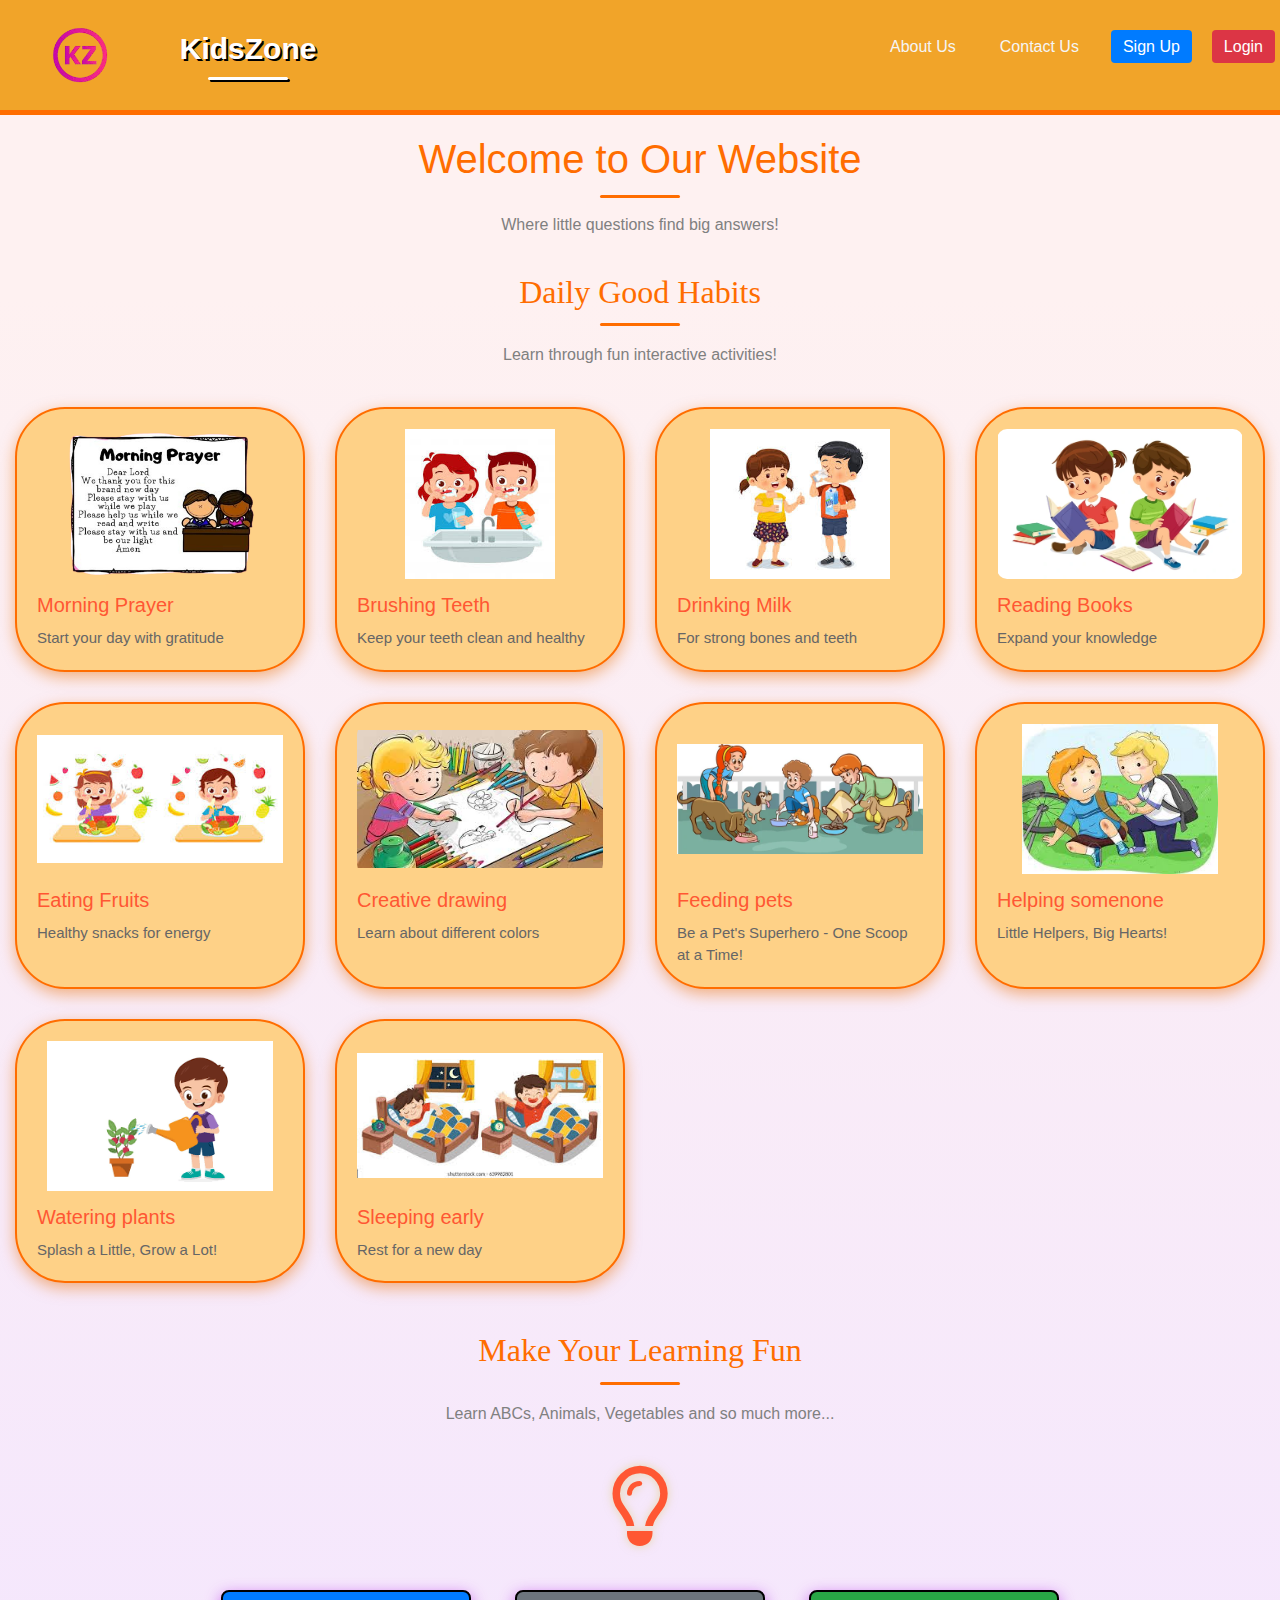
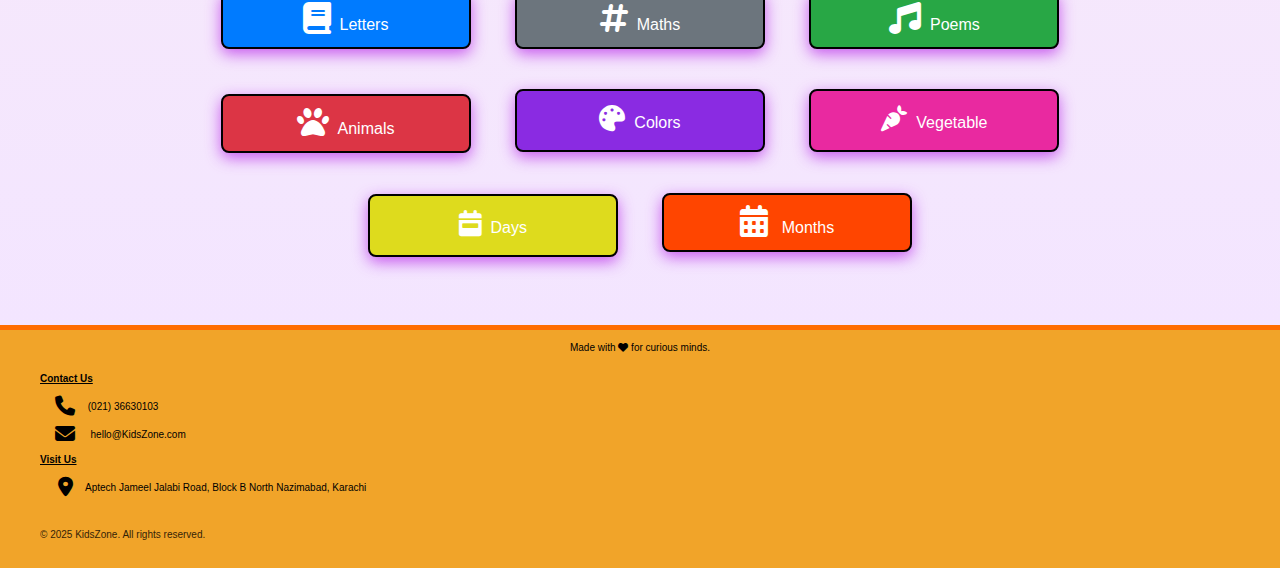
<file: index.html>
<!DOCTYPE html>
<html lang="en">
<head>
    <meta charset="UTF-8">
    <meta name="viewport" content="width=device-width, initial-scale=1.0">
    <title>Document</title>
    <link href="https://stackpath.bootstrapcdn.com/bootstrap/4.5.2/css/bootstrap.min.css" rel="stylesheet">
    <link rel="stylesheet" href="https://cdnjs.cloudflare.com/ajax/libs/font-awesome/6.4.0/css/all.min.css">

    <link rel="stylesheet" href="main.css">
</head>
<body>
    <header>
        <div class="logo">
            <img src="KZlogo-removebg-preview.png" alt="Kids Learning Logo">
            <span class="site-name">KidsZone</span>
        </div>
        <nav>
            <ul>
                
                <li><a href="aboutus2.html">About Us</a></li>
                <li><a href="contact.html">Contact Us </a></li>
                <li><a href="signup.html"class="btn8 btn-primary">Sign Up</a></li>
                <li><a href="login.html" class="btn8 btn-danger">Login</a></li>
            </ul>
        </nav>
    </header>
   <div class="bak">
    <main>
        <h1>Welcome to Our Website</h1>
        <p class="lead">Where little questions find big answers!</p>
    </main>
        
        
    
    

    
    <h2 class="text-center">Daily Good Habits</h2><br>
    <p class="lead">Learn through fun interactive activities!</p> 
    
    <div class="activity-grid">
        <!-- Activity 1: Praying -->
        <div class="activity-card" >
            <img src="prayer-removebg-preview.png" alt="Child praying" class="activity-img">
            <h3 class="activity-title">Morning Prayer</h3>
            <p class="activity-desc">Start your day with gratitude</p>
        </div>
        <!-- Activity 2: Brushing Teeth -->
        <div class="activity-card" >
            <img src="brushing.png" alt="Child brushing teeth" class="activity-img">
            <h3 class="activity-title">Brushing Teeth</h3>
            <p class="activity-desc">Keep your teeth clean and healthy</p>
        </div>
        
        <!-- Activity 3: Drinking Milk -->
        <div class="activity-card" >
            <img src="milk.png" alt="Child drinking milk" class="activity-img">
            <h3 class="activity-title">Drinking Milk</h3>
            <p class="activity-desc">For strong bones and teeth</p>
        </div>
        <!-- Activity 4: Reading Book -->
        <div class="activity-card" >
            <img src="reading.png" alt="Child reading" class="activity-img">
            <h3 class="activity-title">Reading Books</h3>
            <p class="activity-desc">Expand your knowledge</p>
        </div>

        <!-- Activity 5: Eating Fruits -->
        <div class="activity-card" >
            <img src="fruits.png" alt="Child eating fruits" class="activity-img">
            <h3 class="activity-title">Eating Fruits</h3>
            <p class="activity-desc">Healthy snacks for energy</p>
        </div>

  
  <div class="activity-card " >
    <img src="coloring.png" alt="creative drawing" class="activity-img">
    <h3 class="activity-title">Creative drawing</h3>
    <p class="activity-desc">Learn about different colors</p>
</div>

<div class="activity-card " >
    <img src="feeding.png" alt="pets feeding" class="activity-img">
    <h3 class="activity-title">Feeding pets</h3>
    <p class="activity-desc">Be a Pet's Superhero - One Scoop at a Time!</p>
</div>

<div class="activity-card " >
    <img src="helping.png" alt="helping kids" class="activity-img">
    <h3 class="activity-title">Helping somenone</h3>
    <p class="activity-desc">Little Helpers, Big Hearts!</p>
</div>

<div class="activity-card " >
    <img src="wateringplant.png" alt="watering plants " class="activity-img">
    <h3 class="activity-title">Watering plants</h3>
    <p class="activity-desc">Splash a Little, Grow a Lot!</p>
</div>

 
<div class="activity-card " >
    <img src="sleeping.png" alt="Child sleeping" class="activity-img">
    <h3 class="activity-title">Sleeping early</h3>
    <p class="activity-desc">Rest for a new day</p>
</div> 


</div>




    
    <BR><BR>
    <div class="container">
        <div class="row">
            <div class="col">
                <div class="text-center">
                <h2>Make Your Learning Fun</h2><BR>
                    <p class="lead"> Learn ABCs, Animals, Vegetables and so much more...</p><BR>
                        
                        <i class="far fa-lightbulb bulb-color-change"></i><br><br>
                        
<div class="buttens">
                <div  class="btn btn-primary"><i class="fas fa-book me-2"></i> &nbsp;<a href="letters.html">Letters</a></div>
                <div class="btn btn-secondary"><i class="fas fa-hashtag me-2"></i> &nbsp;<a href="maths2.html">Maths</a></div>
                <div class="btn btn-success"><i class="fas fa-music me-2"></i> &nbsp;<a href="rhymes.html">Poems</a></div>
                <div class="btn btn-danger"><i class="fas fa-paw me-2"></i> &nbsp;<a href="animal.html">Animals</a></div>
                <div class="btn2 btn-danger"><i class="fa-solid fa-palette" style="font-size: 26px"></i> &nbsp;<a href="colors.html">Colors</a></div>
                <div class="btn3 btn-danger"><i   class="fa fa-carrot" style="font-size: 26px"></i> &nbsp;<a href="weg.html">Vegetable</a></div>
                <div class="btn4 btn-danger"><i   class="fa fa-calendar-week "  style="font-size: 26px"></i> &nbsp;<a href="daysss.html">Days</a></div>
                <div class="btn5 btn-danger"><i class="fas fa-calendar-alt me-2"></i> &nbsp; <a href="months.html">Months</a></div>
            </div>
            </div>
            </div>
        </div>
    </div><br><br>
</div>



<footer>
    <p class="text-center">Made with <i class="fa fa-heart"></i> for curious minds.</p>
    <div class="footer-content">
        <div class="footer-section">
            <div class="section-title">Contact Us</div>
            <div class="contact-info">
                <p><i class="fas fa-phone" style="font-size: 20px;"></i>  &nbsp;(021) 36630103</p>
                <p><i class="fas fa-envelope" style="font-size: 20px;"></i>&nbsp; hello@KidsZone.com</p>
                <div class="footer-section">
                    
                </div>
            </div>
        </div>
        
        <div class="footer-section">
            <div class="section-title">Visit Us</div>
            <div class="contact-info">
                <p>
                    <i class="fas fa-map-marker-alt" style="font-size: 20px;"></i>
                    <a href="https://maps.google.com/?q=Aptech+Jameel+Jalabi+road,+Block+B+North+Nazimabad,+Karachi" 
                       target="_blank"
                       style="color: inherit; text-decoration: none;">
                      Aptech Jameel Jalabi Road, Block B North Nazimabad, Karachi
                    </a>
                  </p>
            </div>
        </div>
        
       
        <div class="copyright">
            <p>&copy; 2025 KidsZone. All rights reserved.</p>
        </div>
    </div>
</footer>



</body>
</html>
</file>
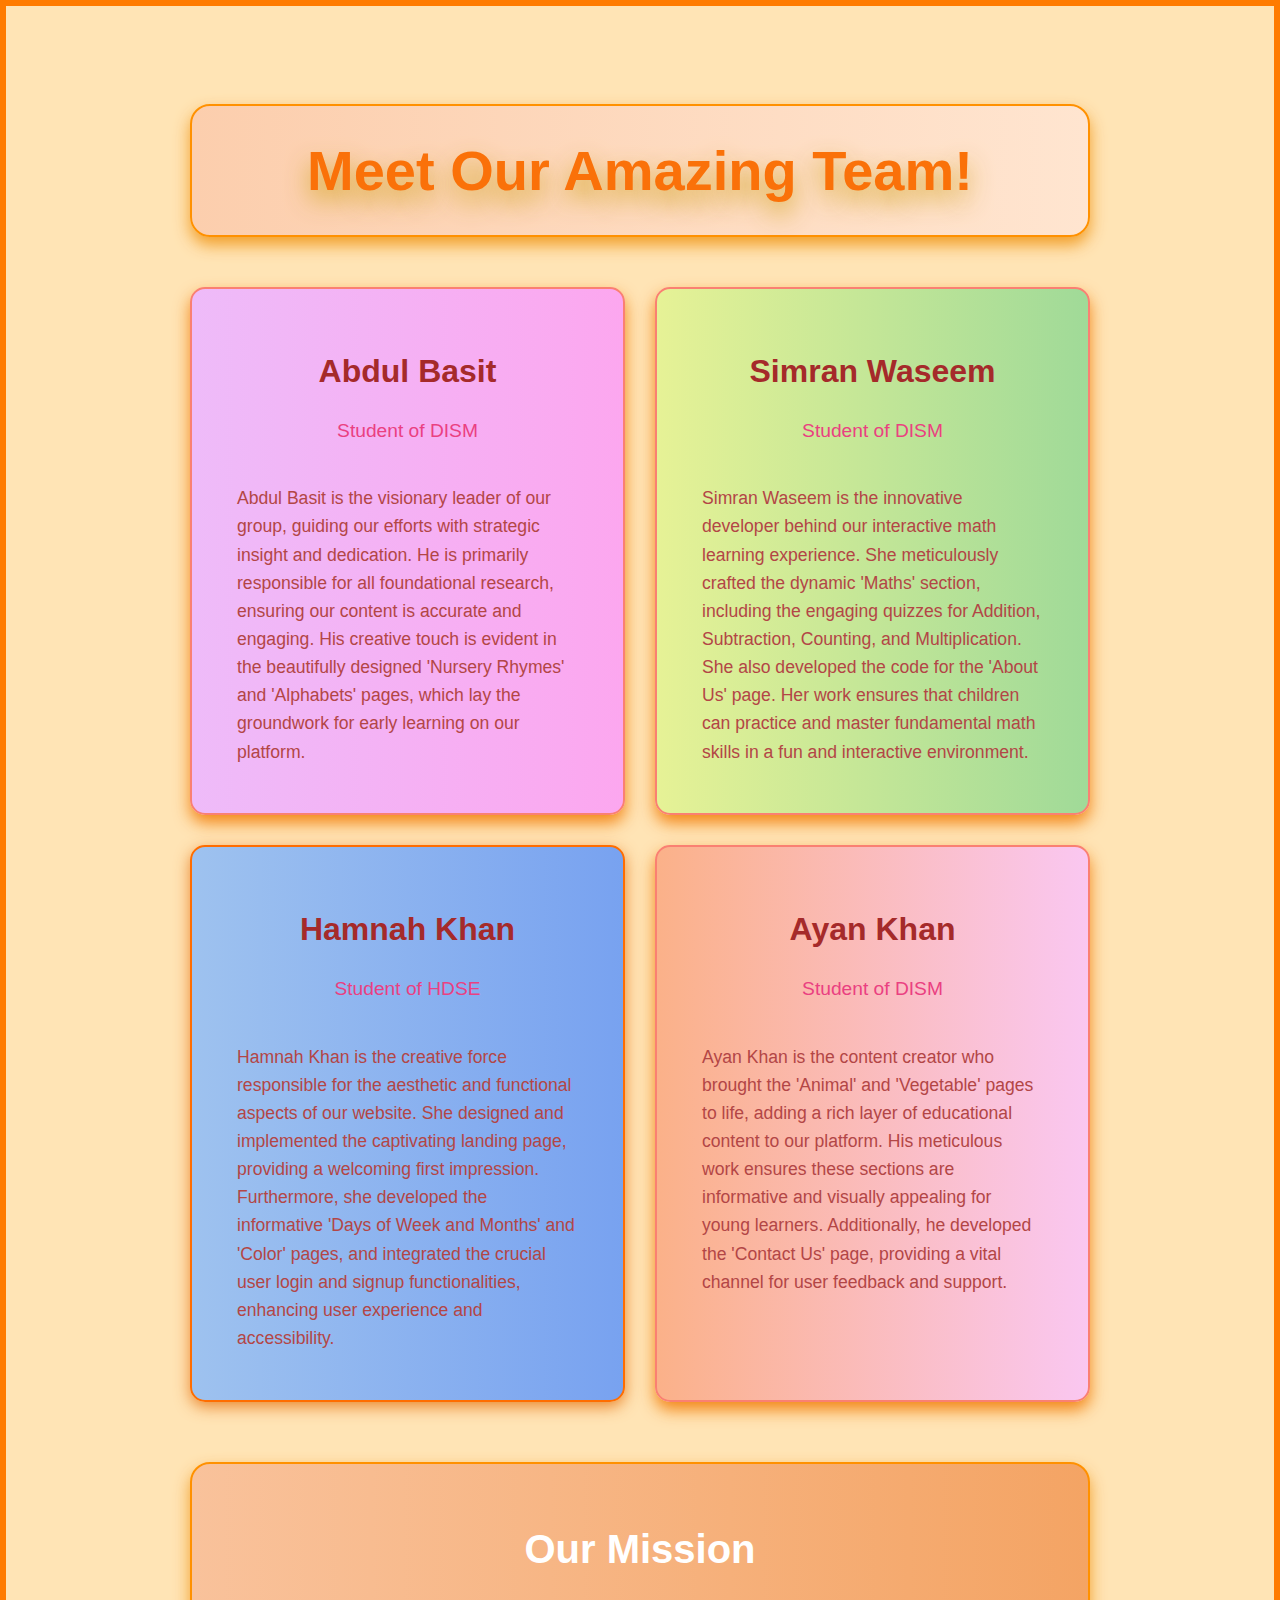
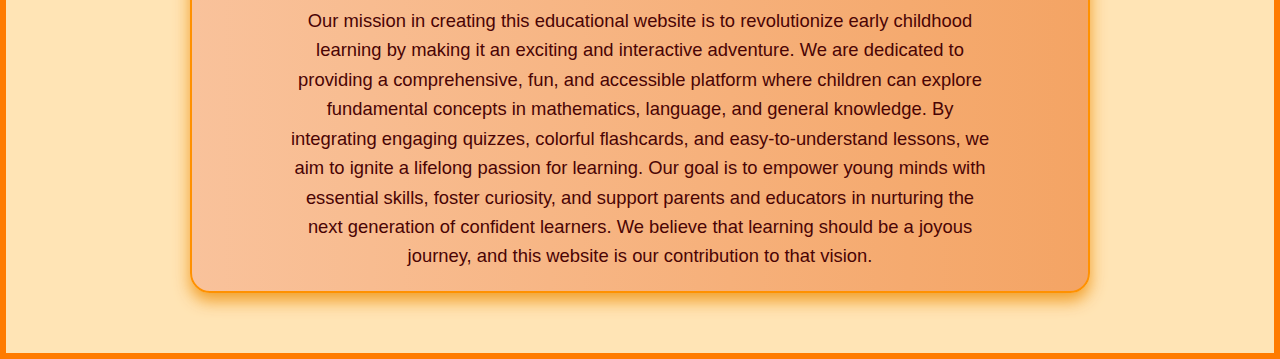
<file: aboutus2.html>
<!DOCTYPE html>
<html lang="en">
<head>
    <meta charset="UTF-8">
    <meta name="viewport" content="width=device-width, initial-scale=1.0">
    <title>About Our Team</title>
    <style>
        body {border:6px solid rgb(255, 123, 0);
            font-family: 'Inter', sans-serif;
            background-color: #ffe4b5; /* Off-white from your palette */
            color: #333;
            margin: 0;
            padding: 0;
            line-height: 1.6;
        }
        .container {
            max-width: 900px;
            margin: 40px auto;
            padding: 20px;
            text-align: center;
        }
        .main-heading {
            box-shadow: 0 8px 16px rgba(241, 152, 27, 0.9);
            border:2px solid rgb(255, 145, 0);
            background: linear-gradient(to right, #FCCEAD, #FFE5D0); /* Gradient for mission section */
            padding: 20px;
            border-radius: 20px;
            font-size: 3.5rem;
            font-weight: bold;
            color: #fa7109;
            text-shadow:  0 12px 24px rgba(212, 164, 32, 0.9);
            margin-bottom: 50px;
            font-family:'Gill Sans', 'Gill Sans MT', Calibri, 'Trebuchet MS', sans-serif ;
        }
        .team-member-grid {
            display: grid;
            grid-template-columns: 1fr; /* Single column by default */
            gap: 30px;
            margin-bottom: 60px;
        }
        .team-member-card {
            padding: 30px;
            border-radius: 15px;
            border:2px solid  salmon;
            box-shadow: 0 8px 16px rgba(242, 125, 8, 0.9);
            text-align: center;
            transition: transform 0.3s ease-in-out, box-shadow 0.3s ease-in-out;
            color: #fff; /* Changed text color to white for better contrast on gradients */
            display: flex; /* Use flexbox for content alignment */
            flex-direction: column;
            justify-content: space-between; /* Distribute space */
        }
        .team-member-card:hover {
            transform: translateY(-5px);
            box-shadow: 0 12px 24px rgba(0, 0, 0, 0.15);
        }
        /* Specific gradient colors for each team member card */
        .team-member-card.abdul-basit {
            background: linear-gradient(to right, #eebbf9, #fca7ef); /* Orange to Lighter Orange */
        }
        .team-member-card.simran-waseem {
            background: linear-gradient(to right, #e6f296, #a0da98); /* Very Light Orange to Off-White */
        }
        .team-member-card.hamnah-khan {/* Blush */
            border: 2px solid #FF6D00;
            box-shadow: 0 5px 15px rgba(233, 127, 35, 0.9);
            background: linear-gradient(to right, #9ec2ef, #78a2f0); /* Pink/Purple to Purple */
        }
        .team-member-card.ayan-khan {
            background: linear-gradient(to right, #FBB189, #FAC7F1); /* Orange to Pink/Purple */
        }

        .member-name {
            font-size: 2rem;
            font-weight: bold;
            color: brown; /* Dark text for better contrast on gradients */
            margin-bottom: 10px;
        }
        .member-designation {
            font-size: 1.2rem;
            color: #ea4081; /* Darker grey for designation */
            margin-bottom: 20px;
        }
        .member-description {
            font-size: 1.1rem;
            color: #b34646; /* Slightly darker text for description */
            text-align: left;
            padding: 0 15px;
            flex-grow: 1; /* Allows description to take available space */
        }

        .mission-section {box-shadow: 0 8px 16px rgba(241, 152, 27, 0.9);
            border:2px solid rgb(255, 145, 0);
            background: linear-gradient(to right, #f9c29b, #f4a464); /* Gradient for mission section */
            padding: 20px;
            border-radius: 20px;
            
            margin-top: 20px;
            color: #4a0404; /* Darker text for contrast on orange */
        }
        .mission-heading {
            font-size: 2.5rem;
            font-weight: bold;
            
        
color :white;
            margin-bottom: 25px;
        }
        .mission-paragraph {
            font-size: 1.15rem;
            max-width: 700px;
            margin: 0 auto;
            text-align: center;
        }

        /* Responsive adjustments */
        @media (min-width: 600px) {
            .team-member-grid {
                grid-template-columns: repeat(2, 1fr); /* Two columns on larger screens */
            }
        }
        @media (min-width: 900px) {
            .team-member-grid {
                grid-template-columns: repeat(2, 1fr); /* Still two columns, adjust container max-width if more needed */
            }
        }
    </style>
</head>
<body>
    <div class="container">
        <h1 class="main-heading">Meet Our Amazing Team!</h1>

        <div class="team-member-grid">
            <!-- Abdul Basit -->
            <div class="team-member-card abdul-basit">
                <div>
                    <h2 class="member-name">Abdul Basit</h2>
                    <p class="member-designation">Student of DISM</p>
                </div>
                <p class="member-description">Abdul Basit is the visionary leader of our group, guiding our efforts with strategic insight and dedication. He is primarily responsible for all foundational research, ensuring our content is accurate and engaging. His creative touch is evident in the beautifully designed 'Nursery Rhymes' and 'Alphabets' pages, which lay the groundwork for early learning on our platform.</p>
            </div>

            <!-- Simran Waseem -->
            <div class="team-member-card simran-waseem">
                <div>
                    <h2 class="member-name">Simran Waseem</h2>
                    <p class="member-designation">Student of DISM</p>
                </div>
                <p class="member-description">Simran Waseem is the innovative developer behind our interactive math learning experience. She meticulously crafted the dynamic 'Maths' section, including the engaging quizzes for Addition, Subtraction, Counting, and Multiplication. She also developed the code for the 'About Us' page. Her work ensures that children can practice and master fundamental math skills in a fun and interactive environment.</p>
            </div>

            <!-- Hamnah Khan -->
            <div class="team-member-card hamnah-khan">
                <div>
                    <h2 class="member-name">Hamnah Khan</h2>
                    <p class="member-designation">Student of HDSE</p>
                </div>
                <p class="member-description">Hamnah Khan is the creative force responsible for the aesthetic and functional aspects of our website. She designed and implemented the captivating landing page, providing a welcoming first impression. Furthermore, she developed the informative 'Days of Week and Months' and 'Color' pages, and integrated the crucial user login and signup functionalities, enhancing user experience and accessibility.</p>
            </div>

            <!-- Ayan Khan -->
            <div class="team-member-card ayan-khan">
                <div>
                    <h2 class="member-name">Ayan Khan</h2>
                    <p class="member-designation">Student of DISM</p>
                </div>
                <p class="member-description">Ayan Khan is the content creator who brought the 'Animal' and 'Vegetable' pages to life, adding a rich layer of educational content to our platform. His meticulous work ensures these sections are informative and visually appealing for young learners. Additionally, he developed the 'Contact Us' page, providing a vital channel for user feedback and support.</p>
            </div>
        </div>

        <!-- Our Mission Section -->
        <div class="mission-section">
            <h2 class="mission-heading">Our Mission</h2>
            <p class="mission-paragraph">
                Our mission in creating this educational website is to revolutionize early childhood learning by making it an exciting and interactive adventure. We are dedicated to providing a comprehensive, fun, and accessible platform where children can explore fundamental concepts in mathematics, language, and general knowledge. By integrating engaging quizzes, colorful flashcards, and easy-to-understand lessons, we aim to ignite a lifelong passion for learning. Our goal is to empower young minds with essential skills, foster curiosity, and support parents and educators in nurturing the next generation of confident learners. We believe that learning should be a joyous journey, and this website is our contribution to that vision.
            </p>
        </div>
    </div>
</body>
</html>
</file>
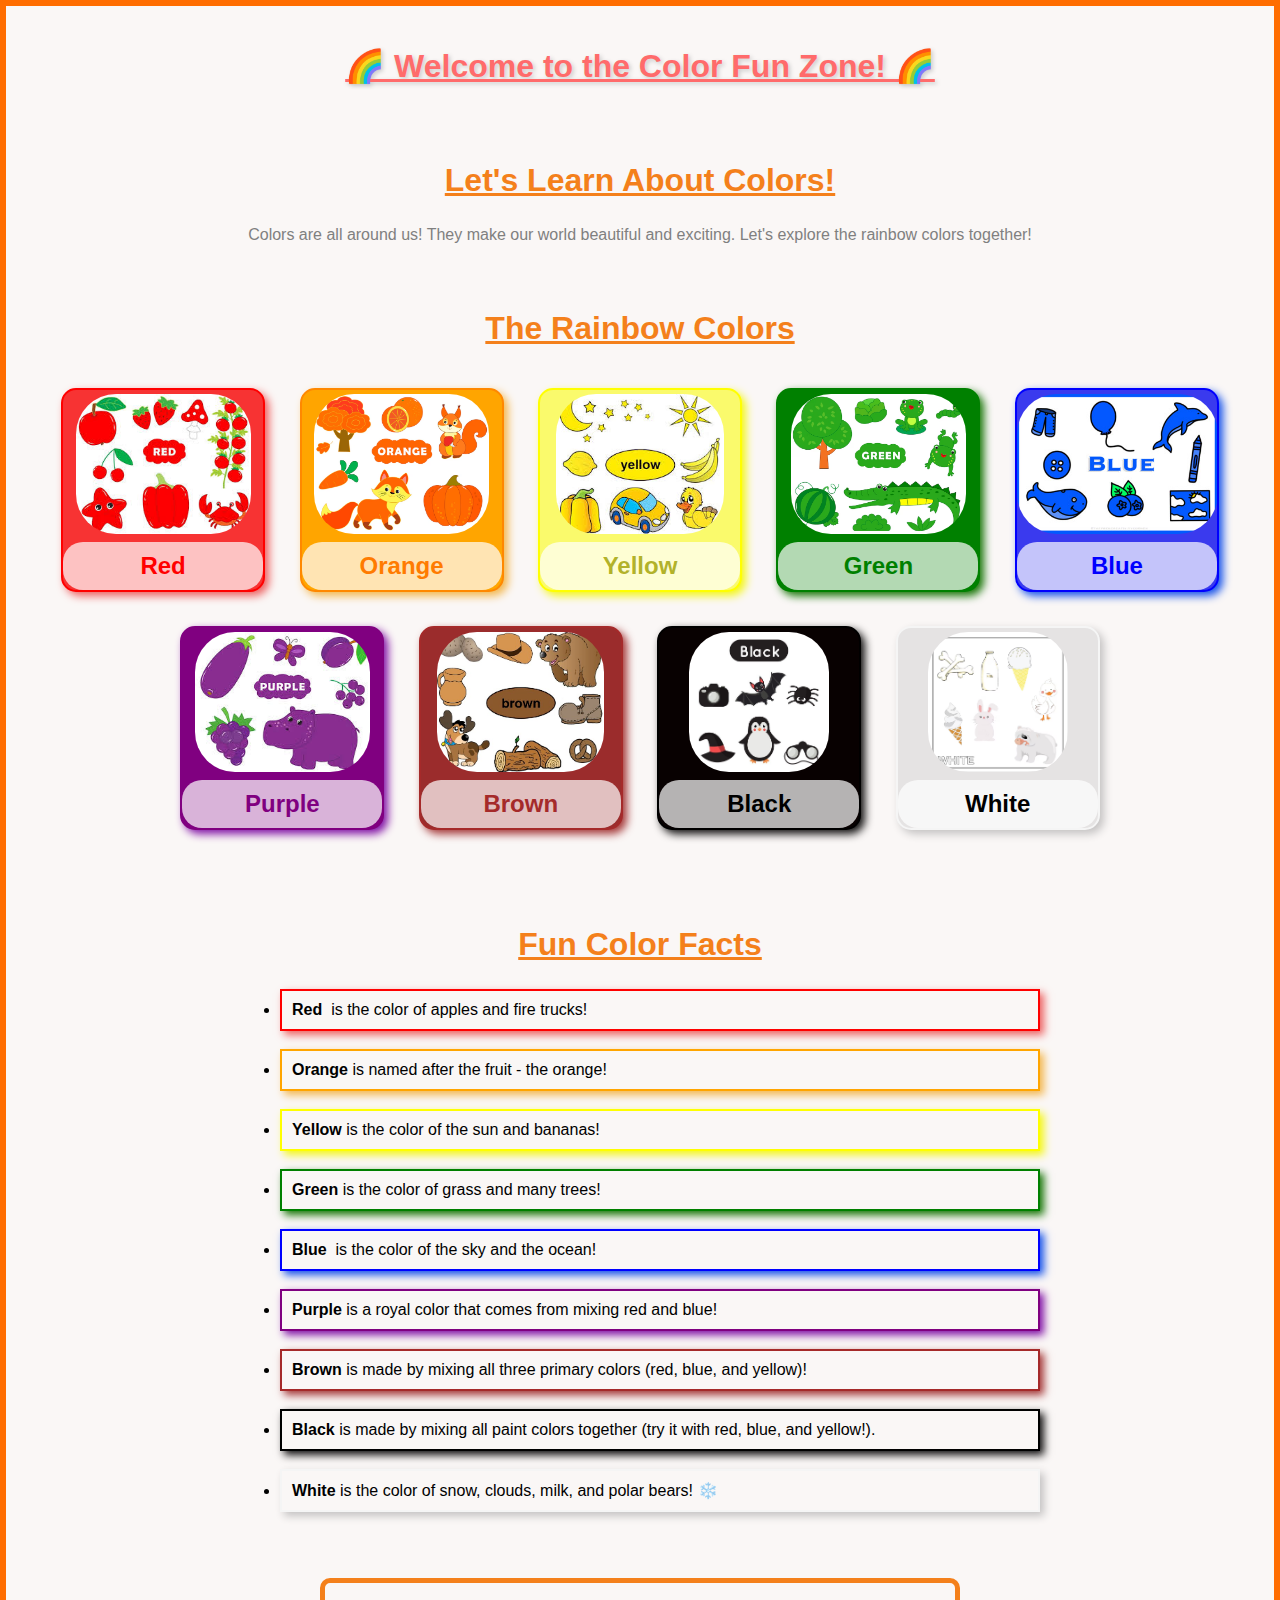
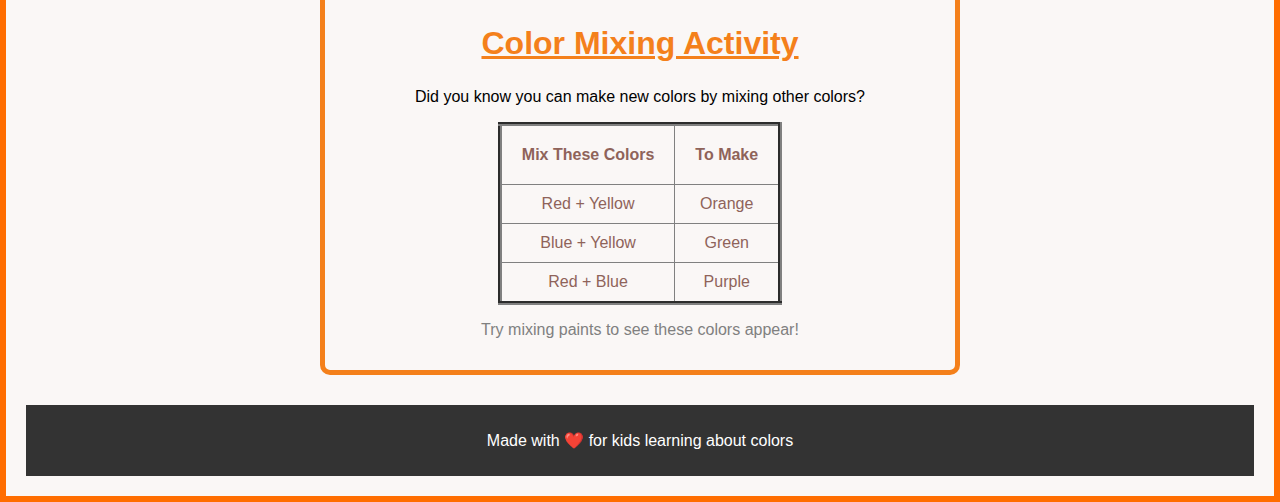
<file: colors.html>
<!DOCTYPE html>
<html lang="en">
<head>
    <meta charset="UTF-8">
    <meta name="viewport" content="width=device-width, initial-scale=1.0">
    <title>Rainbow Colors Fun!</title>
    <style>
        body { border:6px solid #FF6D00;
            font-family: 'Comic Sans MS', cursive, sans-serif;
            background-color: #faf7f6;
            margin: 0;
            padding: 20px;
            text-align: center;
        }
        
        h1 {
            color: #ff6b6b;
            text-shadow: 2px 2px 4px #ccc;
            text-decoration: underline;
        }
        
        .color-box {
            display: inline-block;
            width: 200px;
            height: 200px;
            margin: 15px;
            border-radius: 15px;
            box-shadow: 0 4px 8px rgba(0,0,0,0.2);
            transition: transform 0.3s;
            position: relative;
            overflow: hidden;
        }
        
        .color-box:hover {
            transform: scale(1.05);
        }
        
        .color-name {
            position: absolute;
            bottom: 0;
            left: 0;
            right: 0;
            border-radius: 20px;
            background-color: rgba(255,255,255,0.7);
            padding: 10px;
            font-weight: bold;
            font-size: 24px;
        }
        
        .red { 
            background-color: #f73333;
            color:red;
            border:2px solid red;
            box-shadow: 4px 4px 8px rgba(237, 97, 97, 5); 
        }
        .orange {
             background-color: #ffa500;
             color:rgb(255, 123, 0);
            border:2px solid rgb(255, 136, 0);
            box-shadow: 4px 4px 8px rgba(243, 183, 78, 5); 
         }
        .yellow { 
            background-color: #fafa6c; 
            color:rgba(168, 168, 18, 0.898);
            border:2px solid yellow;
            box-shadow: 4px 4px 8px  rgba(244, 247, 21, 5); 
        }
        .green {
             background-color: #008000;
             color:green;
            border:2px solid green;
            box-shadow: 4px 4px 8px rgba(22, 117, 5, 5); 
         }
        .blue { 
            background-color: #3a3aee; 
            color:blue;
            border:2px solid blue;
            box-shadow: 4px 4px 8px rgba(22, 82, 234, 5); 
        }
        .purple { 
            background-color: #800080;
            color:purple;
            border:2px solid purple;
            box-shadow: 4px 4px 8px rgba(128, 17, 165, 5); 
         }
         .brown { 
            background-color:rgb(155, 44, 44);
            color:brown;
            border:2px solid brown;
            box-shadow: 4px 4px 8px rgba(164, 55, 55, 5); 
         }
         .black { 
            background-color:rgb(8, 1, 1);
            color:black;
            border:2px solid black;
            box-shadow: 4px 4px 8px rgba(16, 15, 15, 5); 
         }
         .white{ 
            background-color:rgb(229, 227, 227);
            color:black;
            border:2px solid whitesmoke;
            box-shadow: 4px 4px 8px rgba(196, 194, 194, 5); 
         }
        
        .fun-facts {
           
            padding: 20px;
            margin: 30px auto;
            max-width: 800px;
            
        }
        .fun-facts h2{
            font-size: 2rem;
        }
        h2{
            font-size: 2rem;
            color:#f4801b;
            text-decoration: underline;
        }
        .fun-facts p{
            color:grey;
        }
        .activity { 
            border:5px solid #f4801b;
            border-radius: 10px;
            padding: 15px;
            margin: 20px auto;
            max-width: 600px;
        }
        
        
        footer {
            margin-top: 30px;
            padding: 10px;
            background-color: #333;
            color: white;
        }
        img{ 
            margin-top:4px;
            margin-bottom:6px;
            border-radius: 40px;
            height: 140px;
            object-fit: contain;
        }
        
    </style>
</head>
<body>
    <h1>🌈 Welcome to the Color Fun Zone! 🌈</h1>
    
    <div class="fun-facts">
        <h2 style="color: #f4801b;">Let's Learn About Colors!</h2>
        <p>Colors are all around us! They make our world beautiful and exciting. Let's explore the rainbow colors together!</p>
    </div>
    
    <h2 >The Rainbow Colors</h2>
    
    <div class="color-box red">
        <img src="red.png">
        <div class="color-name">Red</div>
    </div>
    
    <div class="color-box orange">
        <img src="theorange.png">
        <div class="color-name">Orange</div>
    </div>
    
    <div class="color-box yellow">
        <img src="yellow.png">
        <div class="color-name">Yellow</div>
    </div>
    
    <div class="color-box green">
        <img src="green.png">
        <div class="color-name">Green</div>
    </div>
    
    <div class="color-box blue">
        <img src="bluecorect.png">
        <div class="color-name">Blue</div>
    </div>
    
    <div class="color-box purple">
        <img src="purple.png">
        <div class="color-name">Purple</div>
    </div>
    <div class="color-box brown">
        <img src="brown.png">
        <div class="color-name">Brown</div>
    </div>
    <div class="color-box black">
        <img src="black.jpg">
        <div class="color-name">Black</div>
    </div>
    <div class="color-box white">
        <img src="white.png">
        <div class="color-name">White</div>
    </div>
    
    <div class="fun-facts">
        <h2 style="color: #f4801b;">Fun Color Facts</h2>
        <ul style="text-align: left;">
            <li  style="border:2px solid red; padding:10px;box-shadow:4px 4px 8px rgba(237, 97, 97, 5)" ><strong>Red</strong> &nbsp;is the color of apples and fire trucks!</li><br>
            <li style="border:2px solid orange; padding:10px;box-shadow:4px 4px 8px rgba(243, 183, 78, 5)"><strong>Orange</strong>&nbsp;is named after the fruit - the orange!</li><br>
            <li style="border:2px solid yellow; padding:10px;box-shadow:4px 4px 8px  rgba(244, 247, 21, 5)"><strong>Yellow</strong>&nbsp;is the color of the sun and bananas!</li><br>
            <li style="border:2px solid green; padding:10px;box-shadow:4px 4px 8px rgba(22, 117, 5, 5)"><strong>Green</strong>&nbsp;is the color of grass and many trees!</li><br>
            <li style="border:2px solid blue; padding:10px;box-shadow:4px 4px 8px rgba(22, 82, 234, 5)"><strong>Blue</strong> &nbsp;is the color of the sky and the ocean!</li><br>
            <li style="border:2px solid purple; padding:10px;box-shadow:4px 4px 8px rgba(128, 17, 165, 5)"><strong>Purple</strong>&nbsp;is a royal color that comes from mixing red and blue!</li><br>
            <li style="border:2px solid brown; padding:10px;box-shadow:4px 4px 8px rgba(164, 55, 55, 5)"><strong>Brown</strong>&nbsp;is made by mixing all three primary colors (red, blue, and yellow)!</li><br>
            <li style="border:2px solid black; padding:10px;box-shadow:4px 4px 8px rgba(16, 15, 15, 5)"><strong>Black</strong>&nbsp;is made by mixing all paint colors together (try it with red, blue, and yellow!).</li><br>
            <li style="border:2px solid whitesmoke; padding:10px;box-shadow:4px 4px 8px rgba(196, 194, 194, 8)"><strong>White</strong>&nbsp;is the color of snow, clouds, milk, and polar bears! ❄️</li>
        </ul>
    </div>
    
    <div class="activity">
        <h2 style="color: #f4801b;">Color Mixing Activity</h2>
        <p>Did you know you can make new colors by mixing other colors?</p>
        
        <table border="4" style="margin: 0 auto; border-collapse: collapse; color:#8f635a">
            <tr>
                <th style="padding: 20px;">Mix These Colors</th>
                <th style="padding: 20px;">To Make</th>
            </tr>
            <tr>
                <td style="padding: 10px;">Red + Yellow</td>
                <td  style="padding: 10px; ">Orange</td>
            </tr>
            <tr>
                <td style="padding: 10px;">Blue + Yellow</td>
                <td style="padding: 10px;">Green</td>
            </tr>
            <tr>
                <td style="padding: 10px;">Red + Blue</td>
                <td style="padding: 10px;">Purple</td>
            </tr>
        </table>
        
        <p style="color:grey">Try mixing paints to see these colors appear!</p>
    </div>
    
    
    
    <footer>
        <p> Made with ❤️ for kids learning about colors</p>
    </footer>
</body>
</html>
</file>
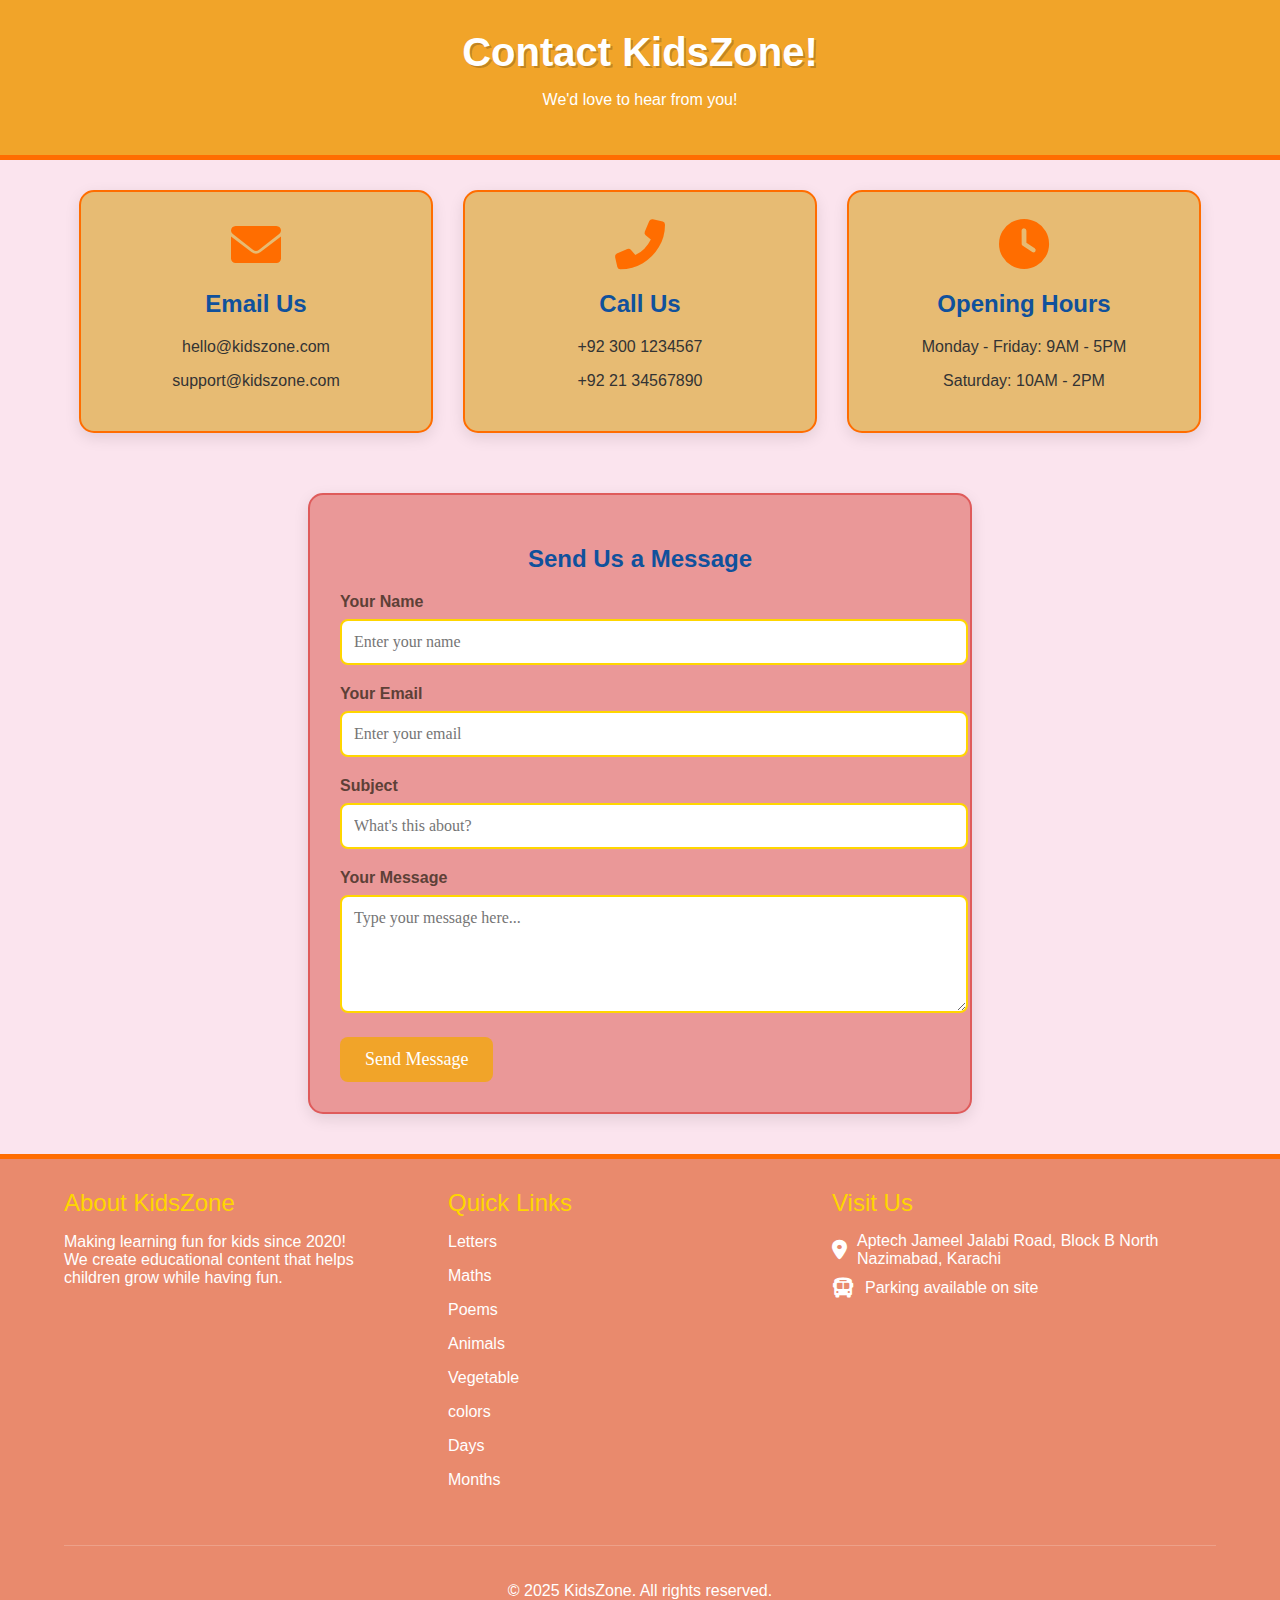
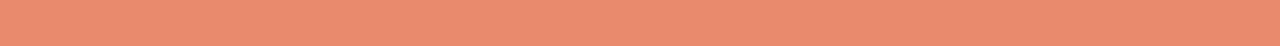
<file: contact.html>
<!DOCTYPE html>
<html lang="en">
<head>
    <meta charset="UTF-8">
    <meta name="viewport" content="width=device-width, initial-scale=1.0">
    <title>Contact Us - KidsZone</title>
    <link rel="stylesheet" href="https://cdnjs.cloudflare.com/ajax/libs/font-awesome/6.0.0/css/all.min.css">
    <style>
        /* Main Styling */
        body {
            font-family: 'Comic Sans MS', cursive, sans-serif;
            background-color: #fbe4ee;
            margin: 0;
            padding: 0;
            color: #333;
        }
        
        /* Header */
        .contact-header {
            background: #f1a429;
            color: white;
            text-align: center;
            padding: 30px 0;
            border-bottom: 5px solid #FF6D00;
        }
        
        .contact-header h1 {
            font-size: 2.5rem;
            text-shadow: 2px 2px 0 rgba(0,0,0,0.2);
            margin: 0;
        }
        
        /* Contact Container */
        .contact-container {
            display: flex;
            flex-wrap: wrap;
            justify-content: center;
            padding: 30px 5%;
            gap: 30px;
        }
        
        /* Contact Methods */
        .contact-method { border:2px solid #FF6D00;
            background: rgb(231, 187, 115);
            border-radius: 15px;
            padding: 25px;
            width: 300px;
            box-shadow: 0 5px 15px rgba(0,0,0,0.1);
            text-align: center;
            transition: transform 0.3s;
        }
        
        .contact-method:hover {
            transform: translateY(-10px);
        }
        
        .contact-icon {
            font-size: 50px;
            color: #FF6D00;
            margin-bottom: 15px;
        }
        
        .contact-method h2 {
            color: #10519c;
            margin-top: 0;
        }
        
        /* Contact Form */
        .contact-form { border:2px solid  rgb(223, 91, 91);
            background: rgb(234, 152, 152);
            border-radius: 15px;
            padding: 30px;
            max-width: 600px;
            margin: 30px auto;
            box-shadow: 0 5px 15px rgba(0,0,0,0.1);
        }
        
        .form-group {
            
            margin-bottom: 20px;
        }
        
        .form-group label {
            display: block;
            margin-bottom: 8px;
            color: #5D4037;
            font-weight: bold;
        }
        
        .form-group input,
        .form-group textarea {
            width: 100%;
            padding: 12px;
            border: 2px solid #FFD600;
            border-radius: 8px;
            font-family: 'Comic Sans MS', cursive;
            font-size: 16px;
        }
        
        .submit-btn {
            background: #f1a429;
            color: white;
            border: none;
            padding: 12px 25px;
            border-radius: 8px;
            font-family: 'Comic Sans MS', cursive;
            font-size: 18px;
            cursor: pointer;
            transition: background 0.3s;
        }
        
        .submit-btn:hover {
            background: #FF6D00;
        }
        
        /* Footer */
        footer { border-top: 5px solid #FF6D00;
            background: #e98a6d;
            color: white;
            padding: 30px 5%;
            margin-top: 40px;
        }
        
        .footer-content {
            display: flex;
            flex-wrap: wrap;
            justify-content: space-between;
            max-width: 1200px;
            margin: 0 auto;
        }
        
        .footer-section {
            margin-bottom: 20px;
            flex: 1;
            min-width: 250px;
        }
        
        .section-title {
            font-size: 1.5rem;
            margin-bottom: 15px;
            color: #FFD600;
        }
        
        .contact-info p {
            margin: 10px 0;
            display: flex;
            align-items: center;
            gap: 10px;
        }
        
        .copyright {
            text-align: center;
            width: 100%;
            margin-top: 20px;
            padding-top: 20px;
            border-top: 1px solid rgba(255,255,255,0.2);
        }
        
        /* Responsive */
        @media (max-width: 768px) {
            .contact-method {
                width: 100%;
            }
        }
    </style>
</head>
<body>
    <!-- Header -->
    <header class="contact-header">
        <h1>Contact KidsZone!</h1>
        <p>We'd love to hear from you!</p>
    </header>
    
    <!-- Contact Methods -->
    <div class="contact-container">
        <div class="contact-method">
            <div class="contact-icon">
                <i class="fas fa-envelope"></i>
            </div>
            <h2>Email Us</h2>
            <p>hello@kidszone.com</p>
            <p>support@kidszone.com</p>
        </div>
        
        <div class="contact-method">
            <div class="contact-icon">
                <i class="fas fa-phone-alt"></i>
            </div>
            <h2>Call Us</h2>
            <p>+92 300 1234567</p>
            <p>+92 21 34567890</p>
        </div>
        
        <div class="contact-method">
            <div class="contact-icon">
                <i class="fas fa-clock"></i>
            </div>
            <h2>Opening Hours</h2>
            <p>Monday - Friday: 9AM - 5PM</p>
            <p>Saturday: 10AM - 2PM</p>
        </div>
    </div>
    
    <!-- Contact Form -->
    <div class="contact-form">
        <h2 style="color: #10519c;; text-align: center;">Send Us a Message</h2>
        <form>
            <div class="form-group">
                <label for="name">Your Name</label>
                <input type="text" id="name" placeholder="Enter your name" required>
            </div>
            
            <div class="form-group">
                <label for="email">Your Email</label>
                <input type="email" id="email" placeholder="Enter your email" required>
            </div>
            
            <div class="form-group">
                <label for="subject">Subject</label>
                <input type="text" id="subject" placeholder="What's this about?">
            </div>
            
            <div class="form-group">
                <label for="message">Your Message</label>
                <textarea id="message" rows="5" placeholder="Type your message here..." required></textarea>
            </div>
            
            <button type="submit" class="submit-btn">Send Message</button>
        </form>
    </div>
    
    <!-- Footer -->
    <footer>
        <div class="footer-content">
            <div class="footer-section">
                <div class="section-title">About KidsZone</div>
                <p>Making learning fun for kids since 2020!<br> We create educational content that helps <br>children grow while having fun.</p>
            </div>
            <br>
            <div class="footer-section">
                <div class="section-title">Quick Links</div>
                <p><a href="" style="color: white; text-decoration: none;">Letters</a></p>
                <p><a href="maths.html" style="color: white; text-decoration: none;">Maths</a></p>
                <p><a href="rhymes.html" style="color: white; text-decoration: none;">Poems</a></p>
                <p><a href="animal.html" style="color: white; text-decoration: none;">Animals</a></p>
                <p><a href="weg.html" style="color: white; text-decoration: none;"></a>Vegetable</p>
                <p><a href="colors.html" style="color: white; text-decoration: none;">colors</a></p>
                <p><a href="daysss.html" style="color: white; text-decoration: none;">Days</a></p>
                <p><a href="months.html" style="color: white; text-decoration: none;">Months </a></p>
            </div>
            
            <div class="footer-section">
                <div class="section-title">Visit Us</div>
                <div class="contact-info">
                    <p>
                        <i class="fas fa-map-marker-alt" style="font-size: 20px;"></i>
                        <a href="https://maps.google.com/?q=Aptech+Jameel+Jalabi+road,+Block+B+North+Nazimabad,+Karachi" 
                           target="_blank"
                           style="color: inherit; text-decoration: none;">
                          Aptech Jameel Jalabi Road, Block B North Nazimabad, Karachi
                        </a>
                    </p>
                    <p><i class="fas fa-bus" style="font-size: 20px;"></i> Parking available on site</p>
                </div>
            </div>
            
            <div class="copyright">
                <p>&copy; 2025 KidsZone. All rights reserved.</p>
            </div>
        </div>
    </footer>
</body>
</html>
</file>
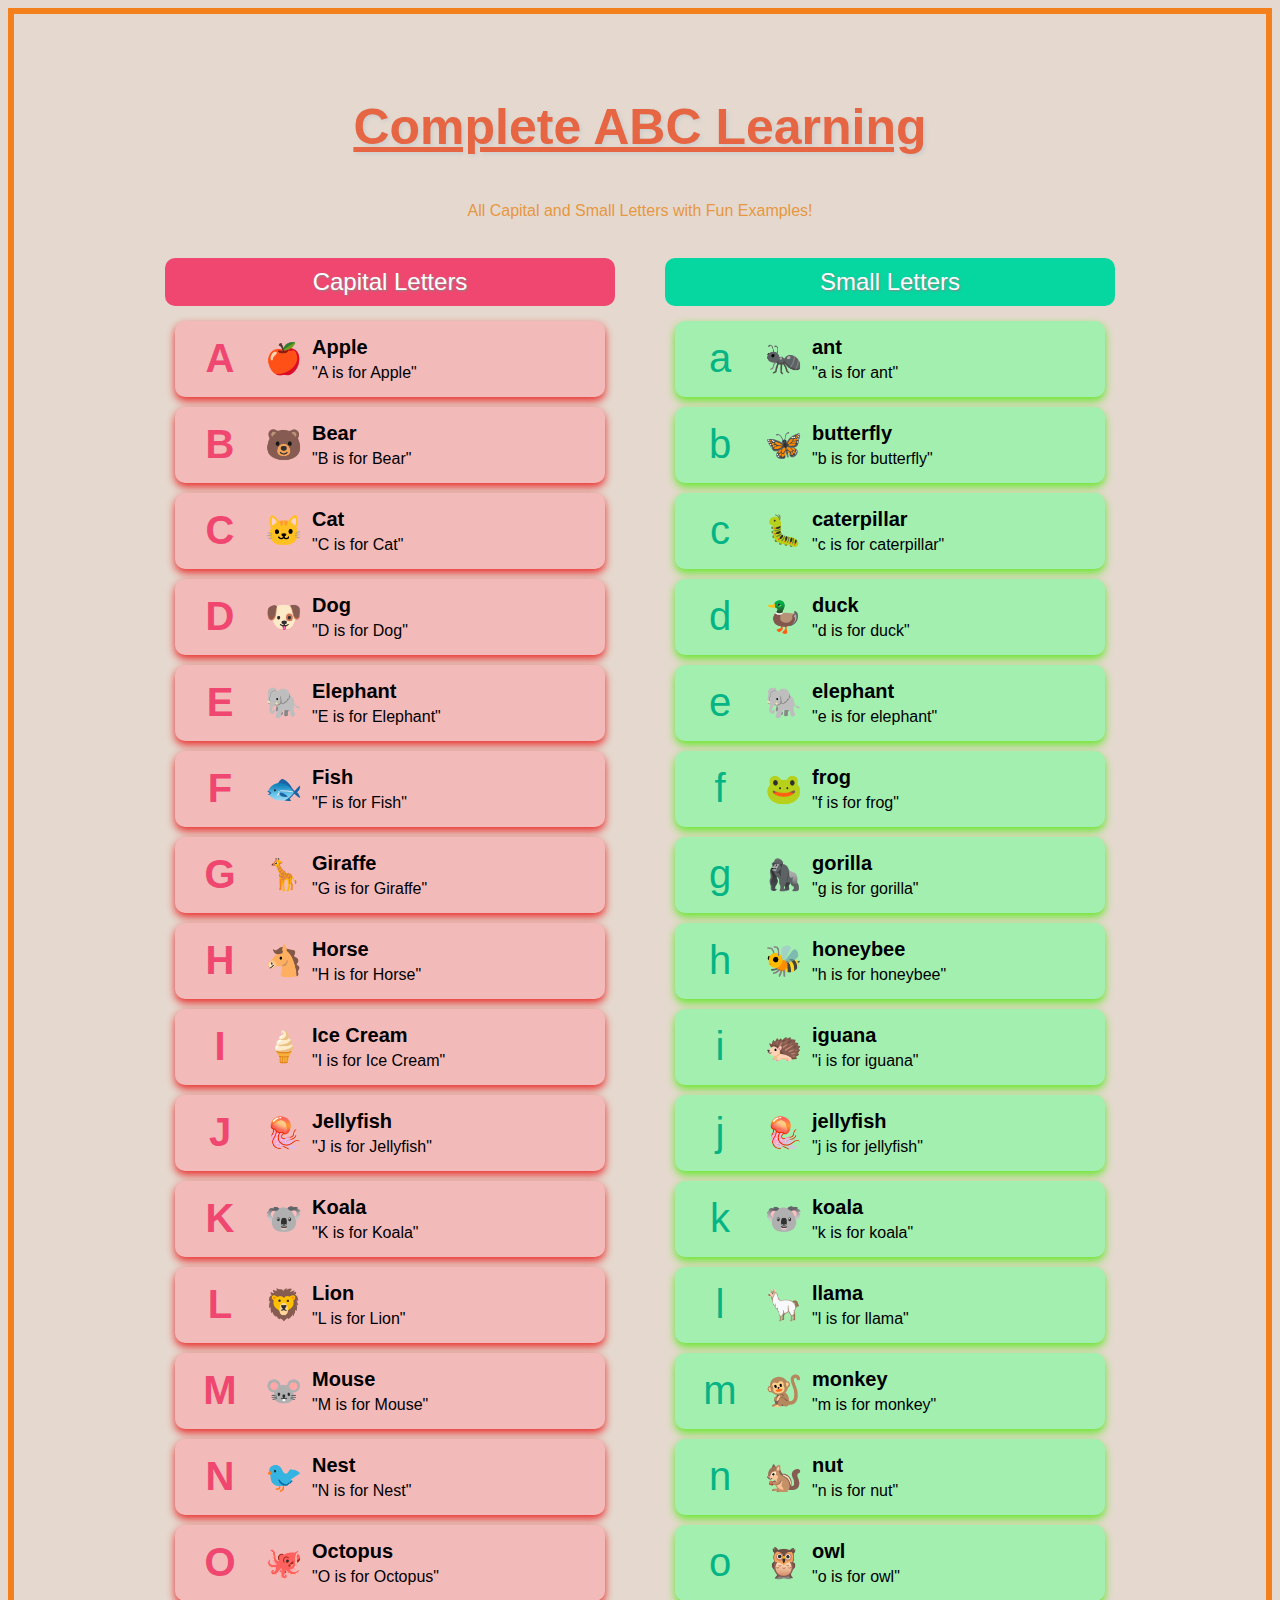
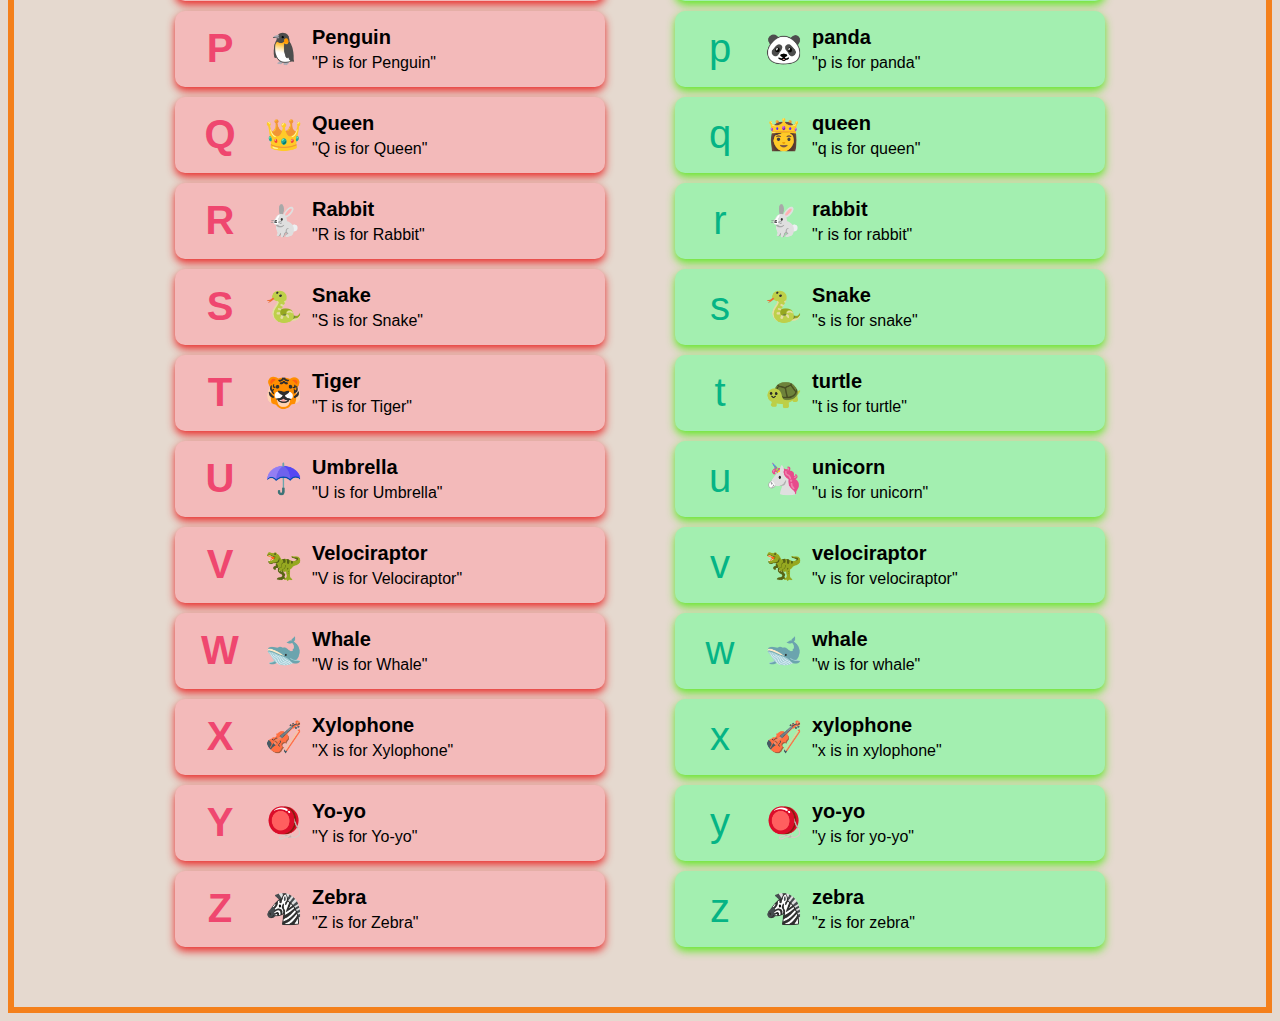
<file: letters.html>
<!DOCTYPE html>
<html lang="en">
<head>
    <meta charset="UTF-8">
    <meta name="viewport" content="width=device-width, initial-scale=1.0">
    <title>Complete ABC Learning</title>
    <style>
        body { border:6px solid #f4801b;
            font-family: 'Comic Sans MS', cursive, sans-serif;
            background-color: #e5d9cf;
            text-align: center;
            padding: 20px;
        }
        h1 { padding:30px;
            color:#e66542;
            text-decoration: underline;
            text-shadow: 2px 2px 4px #ccc;
            margin-bottom: 5px;
            font-size: 50px;
        
        }
        .subtitle {
            color: #e69742;
            margin-bottom: 20px;
        }
        .letters-container {
            display: flex;
            justify-content: space-around;
            flex-wrap: wrap;
            max-width: 1000px;
            margin: 0 auto;
        }
        .letter-section {
            width: 45%;
            min-width: 300px;
            margin-bottom: 30px;
        }
        .section-title {
            background-color: #ffd166;
            color: white;
            padding: 10px;
            border-radius: 10px;
            font-size: 24px;
            margin-bottom: 15px;
            text-shadow: 1px 1px 2px #888;
        }
        .letter-card {
            background-color: rgb(243, 186, 186);
            border-radius: 10px;
            box-shadow: 0 4px 8px rgba(234, 26, 26, 0.9);
            margin: 10px;
            padding: 15px;
            display: flex;
            align-items: center;
            text-align: left;
            transition: transform 0.3s;
        }
        .letter-small {
            background-color: rgb(163, 239, 176);
            border-radius: 10px;
            box-shadow: 0 4px 8px rgba(87, 234, 24, 0.9);
            margin: 10px;
            padding: 15px;
            display: flex;
            align-items: center;
            text-align: left;
            transition: transform 0.3s;
        }
            .letter-small:hover {
            transform: scale(1.03);
            box-shadow: 0 6px 12px rgba(0,0,0,0.15);
        }
        .letter-card:hover {
            transform: scale(1.03);
            box-shadow: 0 6px 12px rgba(0,0,0,0.15);
        }
        .letter { 
            font-size: 40px;
            width: 60px;
            text-align: center;
            margin-right: 15px;
        }
        .capital {
            color: #ef476f;
            font-weight: bold;
        }
        .small {
            color: #05b485;
        }
        .example {
            flex-grow: 1;
        }
        .example-word { color:BLACK;
            font-size: 20px;
            font-weight:bolder;
            margin-bottom: 5px;
        }
        .example-image {
            font-size: 30px;
            margin-right: 10px;
        }
        @media (max-width: 700px) {
            .letters-container {
                flex-direction: column;
            }
            .letter-section {
                width: 100%;
            }
        }
    </style>
</head>
<body>
    <h1>Complete ABC Learning</h1>
    <p class="subtitle">All Capital and Small Letters with Fun Examples!</p><br>
    
    <div class="letters-container">
        <div class="letter-section">
            <div class="section-title" style="background-color: #ef476f;">Capital Letters</div>
            
            <div class="letter-card">
                <div class="letter capital">A</div>
                <div class="example-image">🍎</div>
                <div class="example">
                    <div class="example-word">Apple</div>
                    <div>"A is for Apple"</div>
                </div>
            </div>
            
            <div class="letter-card">
                <div class="letter capital">B</div>
                <div class="example-image">🐻</div>
                <div class="example">
                    <div class="example-word">Bear</div>
                    <div>"B is for Bear"</div>
                </div>
            </div>
            
            <div class="letter-card">
                <div class="letter capital">C</div>
                <div class="example-image">🐱</div>
                <div class="example">
                    <div class="example-word">Cat</div>
                    <div>"C is for Cat"</div>
                </div>
            </div>
            
            <div class="letter-card">
                <div class="letter capital">D</div>
                <div class="example-image">🐶</div>
                <div class="example">
                    <div class="example-word">Dog</div>
                    <div>"D is for Dog"</div>
                </div>
            </div>
            
            <div class="letter-card">
                <div class="letter capital">E</div>
                <div class="example-image">🐘</div>
                <div class="example">
                    <div class="example-word">Elephant</div>
                    <div>"E is for Elephant"</div>
                </div>
            </div>
            
            <div class="letter-card">
                <div class="letter capital">F</div>
                <div class="example-image">🐟</div>
                <div class="example">
                    <div class="example-word">Fish</div>
                    <div>"F is for Fish"</div>
                </div>
            </div>
            
            <div class="letter-card">
                <div class="letter capital">G</div>
                <div class="example-image">🦒</div>
                <div class="example">
                    <div class="example-word">Giraffe</div>
                    <div>"G is for Giraffe"</div>
                </div>
            </div>
            
            <div class="letter-card">
                <div class="letter capital">H</div>
                <div class="example-image">🐴</div>
                <div class="example">
                    <div class="example-word">Horse</div>
                    <div>"H is for Horse"</div>
                </div>
            </div>
            
            <div class="letter-card">
                <div class="letter capital">I</div>
                <div class="example-image">🍦</div>
                <div class="example">
                    <div class="example-word">Ice Cream</div>
                    <div>"I is for Ice Cream"</div>
                </div>
            </div>
            
            <div class="letter-card">
                <div class="letter capital">J</div>
                <div class="example-image">🪼</div>
                <div class="example">
                    <div class="example-word">Jellyfish</div>
                    <div>"J is for Jellyfish"</div>
                </div>
            </div>
            
            <div class="letter-card">
                <div class="letter capital">K</div>
                <div class="example-image">🐨</div>
                <div class="example">
                    <div class="example-word">Koala</div>
                    <div>"K is for Koala"</div>
                </div>
            </div>
            
            <div class="letter-card">
                <div class="letter capital">L</div>
                <div class="example-image">🦁</div>
                <div class="example">
                    <div class="example-word">Lion</div>
                    <div>"L is for Lion"</div>
                </div>
            </div>
            
            <div class="letter-card">
                <div class="letter capital">M</div>
                <div class="example-image">🐭</div>
                <div class="example">
                    <div class="example-word">Mouse</div>
                    <div>"M is for Mouse"</div>
                </div>
            </div>
            
            <div class="letter-card">
                <div class="letter capital">N</div>
                <div class="example-image">🐦</div>
                <div class="example">
                    <div class="example-word">Nest</div>
                    <div>"N is for Nest"</div>
                </div>
            </div>
            
            <div class="letter-card">
                <div class="letter capital">O</div>
                <div class="example-image">🐙</div>
                <div class="example">
                    <div class="example-word">Octopus</div>
                    <div>"O is for Octopus"</div>
                </div>
            </div>
            
            <div class="letter-card">
                <div class="letter capital">P</div>
                <div class="example-image">🐧</div>
                <div class="example">
                    <div class="example-word">Penguin</div>
                    <div>"P is for Penguin"</div>
                </div>
            </div>
            
            <div class="letter-card">
                <div class="letter capital">Q</div>
                <div class="example-image">👑</div>
                <div class="example">
                    <div class="example-word">Queen</div>
                    <div>"Q is for Queen"</div>
                </div>
            </div>
            
            <div class="letter-card">
                <div class="letter capital">R</div>
                <div class="example-image">🐇</div>
                <div class="example">
                    <div class="example-word">Rabbit</div>
                    <div>"R is for Rabbit"</div>
                </div>
            </div>
            
            <div class="letter-card">
                <div class="letter capital">S</div>
                <div class="example-image">🐍</div>
                <div class="example">
                    <div class="example-word">Snake</div>
                    <div>"S is for Snake"</div>
                </div>
            </div>
            
            <div class="letter-card">
                <div class="letter capital">T</div>
                <div class="example-image">🐯</div>
                <div class="example">
                    <div class="example-word">Tiger</div>
                    <div>"T is for Tiger"</div>
                </div>
            </div>
            
            <div class="letter-card">
                <div class="letter capital">U</div>
                <div class="example-image">☂️</div>
                <div class="example">
                    <div class="example-word">Umbrella</div>
                    <div>"U is for Umbrella"</div>
                </div>
            </div>
            
            <div class="letter-card">
                <div class="letter capital">V</div>
                <div class="example-image">🦖</div>
                <div class="example">
                    <div class="example-word">Velociraptor</div>
                    <div>"V is for Velociraptor"</div>
                </div>
            </div>
            
            <div class="letter-card">
                <div class="letter capital">W</div>
                <div class="example-image">🐋</div>
                <div class="example">
                    <div class="example-word">Whale</div>
                    <div>"W is for Whale"</div>
                </div>
            </div>
            
            <div class="letter-card">
                <div class="letter capital">X</div>
                <div class="example-image">🎻</div>
                <div class="example">
                    <div class="example-word">Xylophone</div>
                    <div>"X is for Xylophone"</div>
                </div>
            </div>
            
            <div class="letter-card">
                <div class="letter capital">Y</div>
                <div class="example-image">🪀</div>
                <div class="example">
                    <div class="example-word">Yo-yo</div>
                    <div>"Y is for Yo-yo"</div>
                </div>
            </div>
            
            <div class="letter-card">
                <div class="letter capital">Z</div>
                <div class="example-image">🦓</div>
                <div class="example">
                    <div class="example-word">Zebra</div>
                    <div>"Z is for Zebra"</div>
                </div>
            </div>
        </div>
        
        <div class="letter-section">
            <div class="section-title" style="background-color: #06d6a0;">Small Letters</div>
            
            <div class="letter-small">
                <div class="letter small">a</div>
                <div class="example-image">🐜</div>
                <div class="example">
                    <div class="example-word">ant</div>
                    <div>"a is for ant"</div>
                </div>
            </div>
            
            <div class="letter-small">
                <div class="letter small">b</div>
                <div class="example-image">🦋</div>
                <div class="example">
                    <div class="example-word">butterfly</div>
                    <div>"b is for butterfly"</div>
                </div>
            </div>
            
            <div class="letter-small">
                <div class="letter small">c</div>
                <div class="example-image">🐛</div>
                <div class="example">
                    <div class="example-word">caterpillar</div>
                    <div>"c is for caterpillar"</div>
                </div>
            </div>
            
            <div class="letter-small">
                <div class="letter small">d</div>
                <div class="example-image">🦆</div>
                <div class="example">
                    <div class="example-word">duck</div>
                    <div>"d is for duck"</div>
                </div>
            </div>
            
            <div class="letter-small">
                <div class="letter small">e</div>
                <div class="example-image">🐘</div>
                <div class="example">
                    <div class="example-word">elephant</div>
                    <div>"e is for elephant"</div>
                </div>
            </div>
            
            <div class="letter-small">
                <div class="letter small">f</div>
                <div class="example-image">🐸</div>
                <div class="example">
                    <div class="example-word">frog</div>
                    <div>"f is for frog"</div>
                </div>
            </div>
            
            <div class="letter-small">
                <div class="letter small">g</div>
                <div class="example-image">🦍</div>
                <div class="example">
                    <div class="example-word">gorilla</div>
                    <div>"g is for gorilla"</div>
                </div>
            </div>
            
            <div class="letter-small">
                <div class="letter small">h</div>
                <div class="example-image">🐝</div>
                <div class="example">
                    <div class="example-word">honeybee</div>
                    <div>"h is for honeybee"</div>
                </div>
            </div>
            
            <div class="letter-small">
                <div class="letter small">i</div>
                <div class="example-image">🦔</div>
                <div class="example">
                    <div class="example-word">iguana</div>
                    <div>"i is for iguana"</div>
                </div>
            </div>
            
            <div class="letter-small">
                <div class="letter small">j</div>
                <div class="example-image">🪼</div>
                <div class="example">
                    <div class="example-word">jellyfish</div>
                    <div>"j is for jellyfish"</div>
                </div>
            </div>
            
            <div class="letter-small">
                <div class="letter small">k</div>
                <div class="example-image">🐨</div>
                <div class="example">
                    <div class="example-word">koala</div>
                    <div>"k is for koala"</div>
                </div>
            </div>
            
            <div class="letter-small">
                <div class="letter small">l</div>
                <div class="example-image">🦙</div>
                <div class="example">
                    <div class="example-word">llama</div>
                    <div>"l is for llama"</div>
                </div>
            </div>
            
            <div class="letter-small">
                <div class="letter small">m</div>
                <div class="example-image">🐒</div>
                <div class="example">
                    <div class="example-word">monkey</div>
                    <div>"m is for monkey"</div>
                </div>
            </div>
            
            <div class="letter-small">
                <div class="letter small">n</div>
                <div class="example-image">🐿️</div>
                <div class="example">
                    <div class="example-word">nut</div>
                    <div>"n is for nut"</div>
                </div>
            </div>
            
            <div class="letter-small">
                <div class="letter small">o</div>
                <div class="example-image">🦉</div>
                <div class="example">
                    <div class="example-word">owl</div>
                    <div>"o is for owl"</div>
                </div>
            </div>
            
            <div class="letter-small">
                <div class="letter small">p</div>
                <div class="example-image">🐼</div>
                <div class="example">
                    <div class="example-word">panda</div>
                    <div>"p is for panda"</div>
                </div>
            </div>
            
            <div class="letter-small">
                <div class="letter small">q</div>
                <div class="example-image">👸</div>
                <div class="example">
                    <div class="example-word">queen</div>
                    <div>"q is for queen"</div>
                </div>
            </div>
            
            <div class="letter-small">
                <div class="letter small">r</div>
                <div class="example-image">🐇</div>
                <div class="example">
                    <div class="example-word">rabbit</div>
                    <div>"r is for rabbit"</div>
                </div>
            </div>
            
            <div class="letter-small">
                <div class="letter small">s</div>
                <div class="example-image">🐍</div>
                <div class="example">
                    <div class="example-word">Snake</div>
                    <div>"s is for snake"</div>
                </div>
            </div>
            
            <div class="letter-small"> 
                <div class="letter small">t</div>
                <div class="example-image">🐢</div>
                <div class="example">
                    <div class="example-word">turtle</div>
                    <div>"t is for turtle"</div>
                </div>
            </div>
            
            <div class="letter-small">
                <div class="letter small">u</div>
                <div class="example-image">🦄</div>
                <div class="example">
                    <div class="example-word">unicorn</div>
                    <div>"u is for unicorn"</div>
                </div>
            </div>
            
            <div class="letter-small">
                <div class="letter small">v</div>
                <div class="example-image">🦖</div>
                <div class="example">
                    <div class="example-word">velociraptor</div>
                    <div>"v is for velociraptor"</div>
                </div>
            </div>
            
            <div class="letter-small">
                <div class="letter small">w</div>
                <div class="example-image">🐋</div>
                <div class="example">
                    <div class="example-word">whale</div>
                    <div>"w is for whale"</div>
                </div>
            </div>
            
            <div class="letter-small">
                <div class="letter small">x</div>
                <div class="example-image">🎻</div>
                <div class="example">
                    <div class="example-word">xylophone</div>
                    <div>"x is in xylophone"</div>
                </div>
            </div>
            
            <div class="letter-small">
                <div class="letter small">y</div>
                <div class="example-image">🪀</div>
                <div class="example">
                    <div class="example-word">yo-yo</div>
                    <div>"y is for yo-yo"</div>
                </div>
            </div>
            
            <div class="letter-small">
                <div class="letter small">z</div>
                <div class="example-image">🦓</div>
                <div class="example">
                    <div class="example-word">zebra</div>
                    <div>"z is for zebra"</div>
                </div>
            </div>
        </div>
    </div>
</body>
</html>
</file>
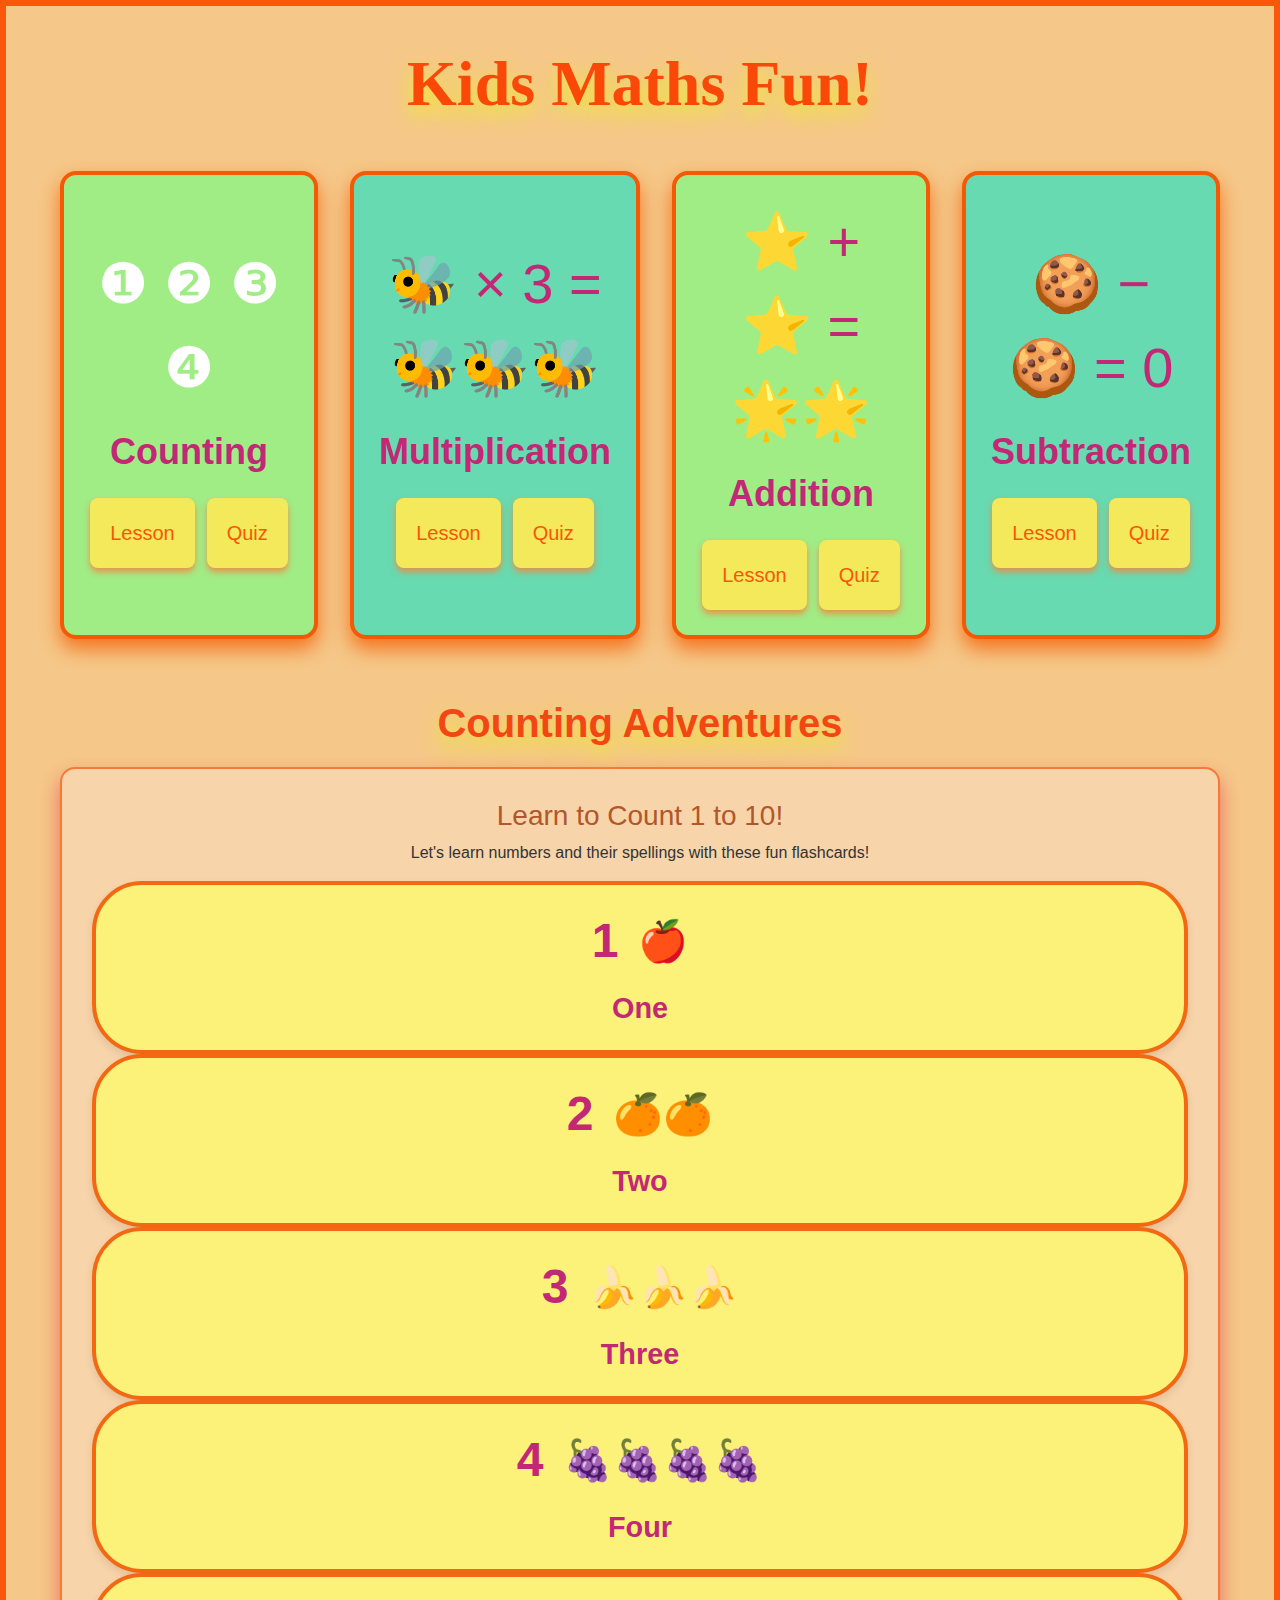
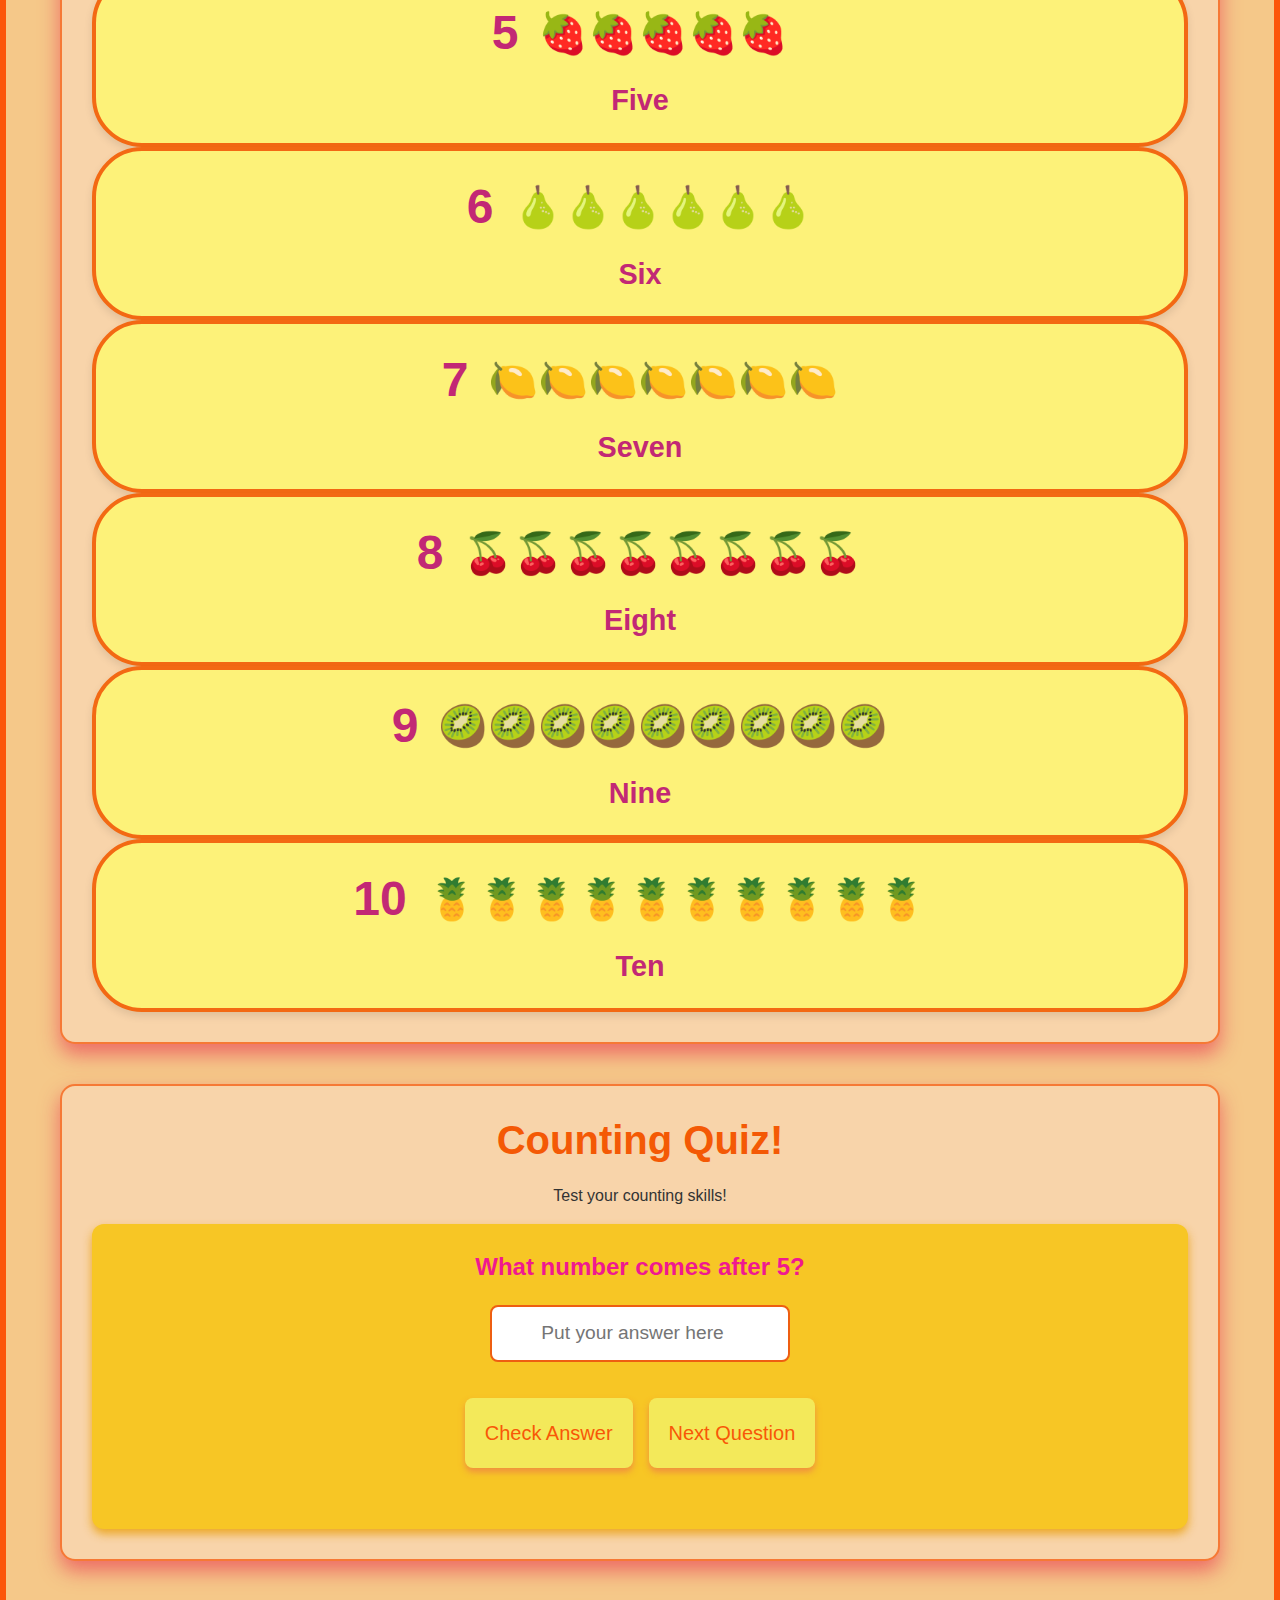
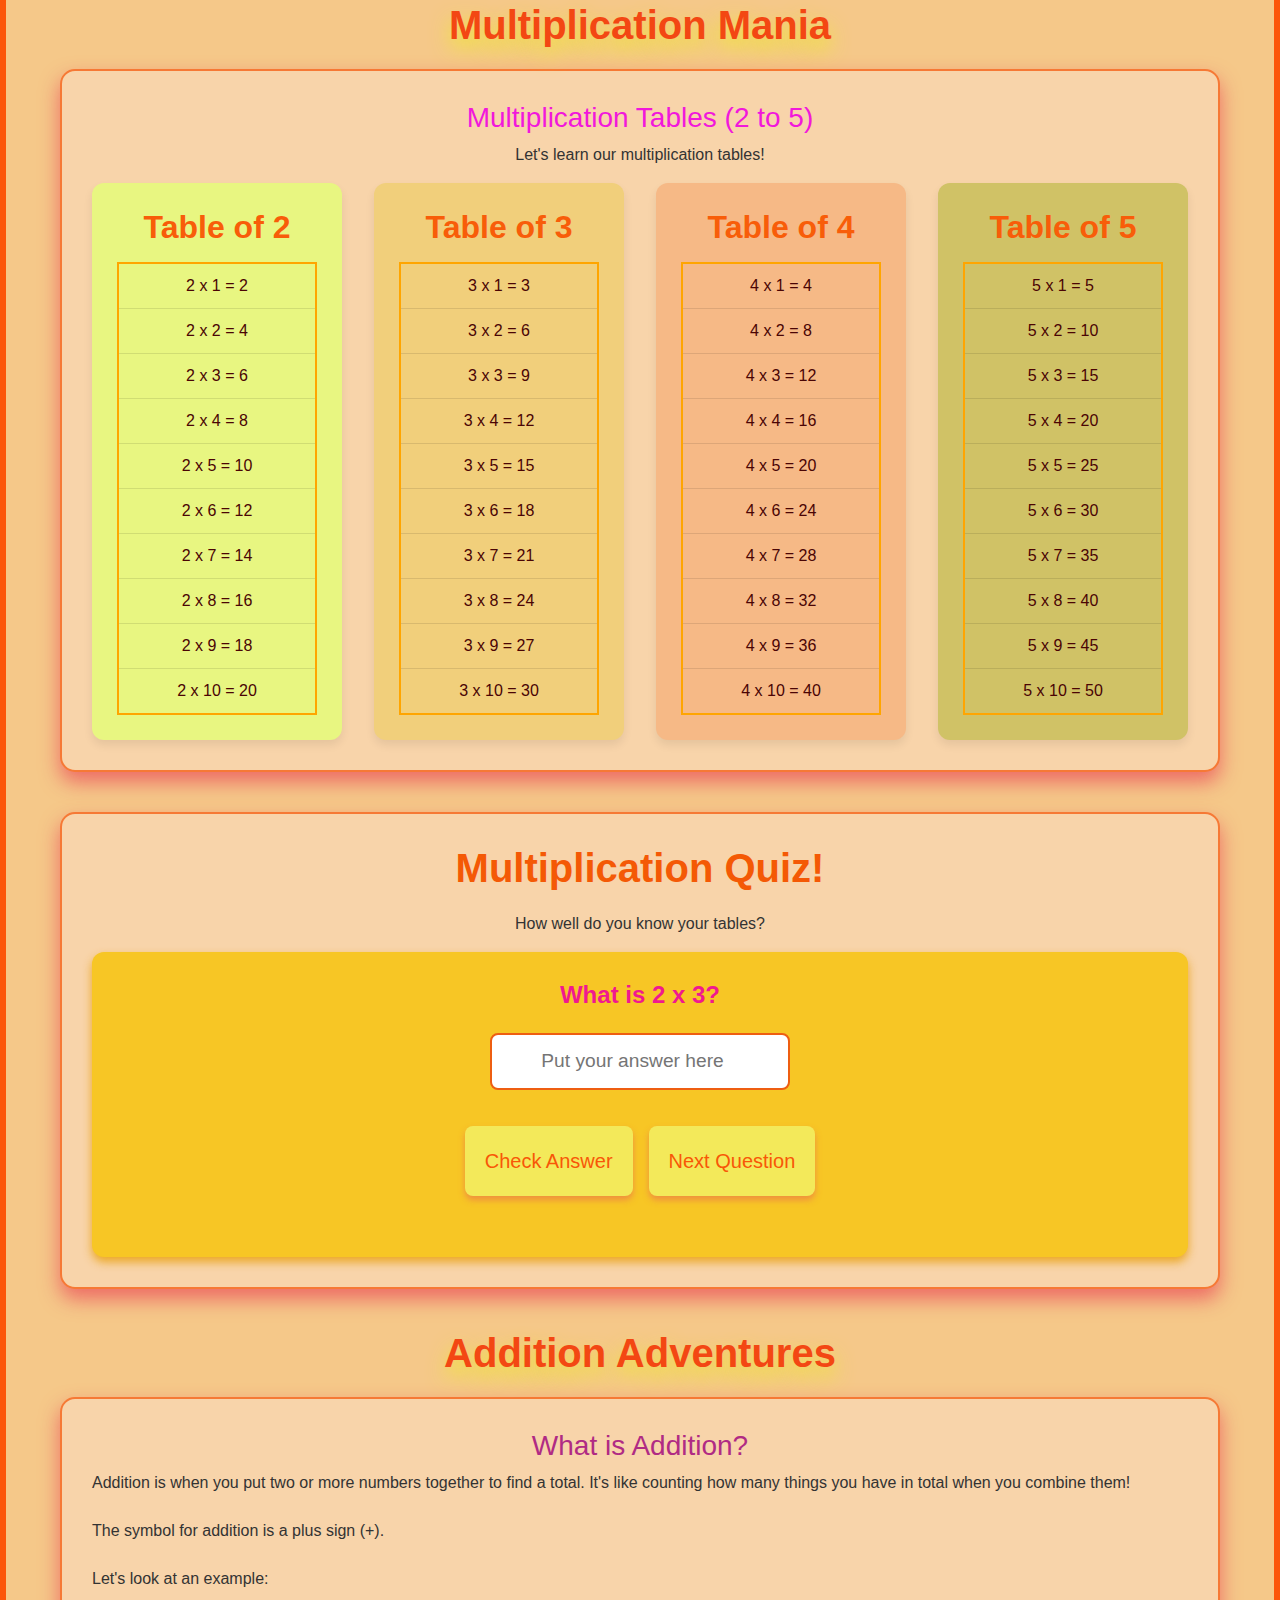
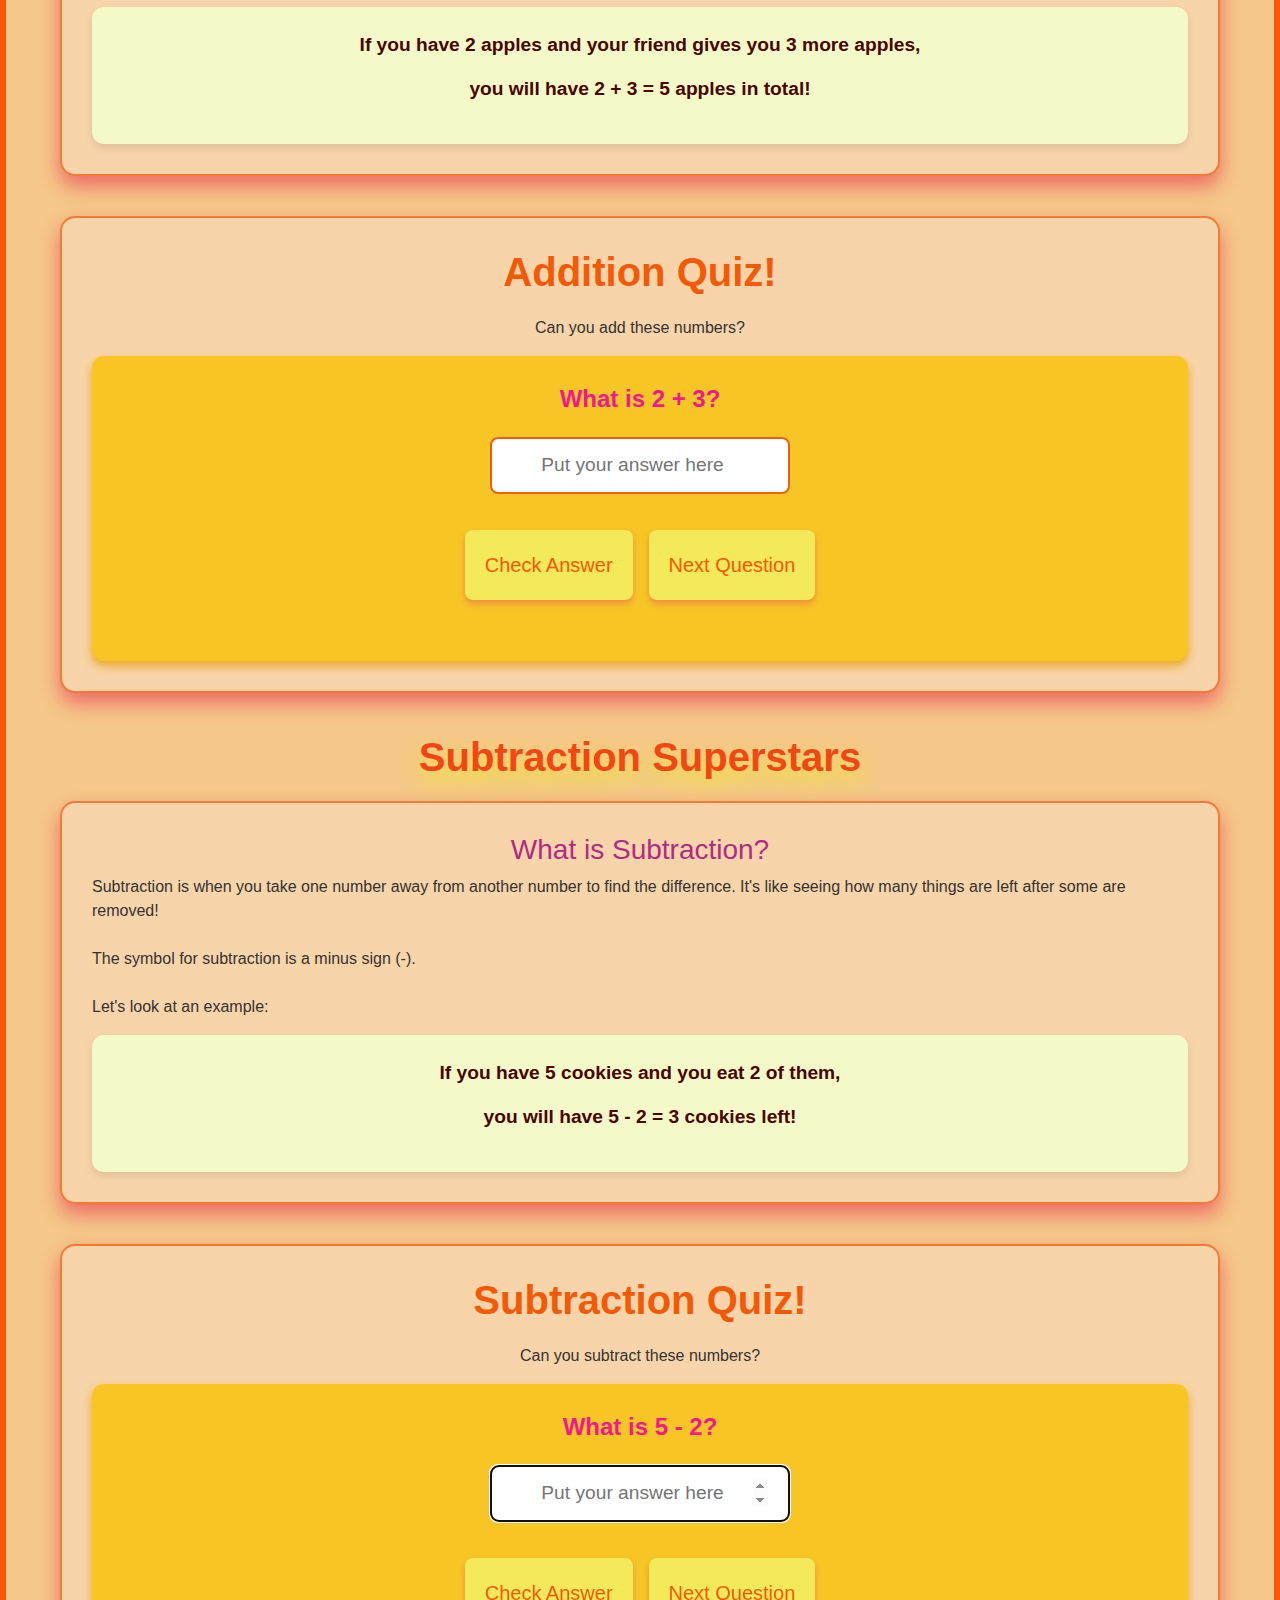
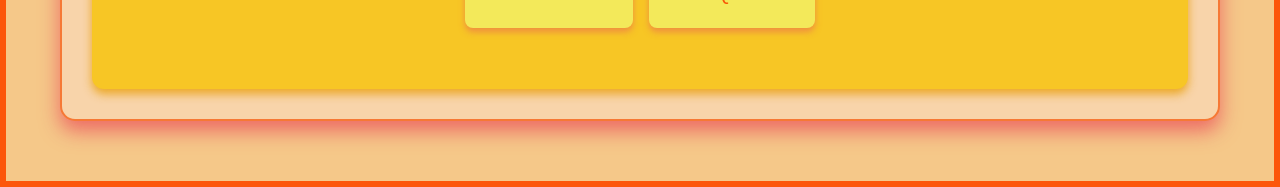
<file: maths2.html>
<!DOCTYPE html>
<html lang="en">
<head>
    <meta charset="UTF-8">
    <meta name="viewport" content="width=device-width, initial-scale=1.0">
    <title>Kids Math Learning</title>
    <link href="https://stackpath.bootstrapcdn.com/bootstrap/4.5.2/css/bootstrap.min.css" rel="stylesheet">
<link rel="stylesheet" href="math.css">
   
          
         
        
               
</head>
<body>

    <!-- New Buttons Section at the Top -->
    <div class="container top-buttons-section">
        <h1 class="main-title">Kids Maths Fun!</h1>
        <div class="grid-container">
            <!-- Counting Card -->
            <div class="topic-card counting-card">
                <span class="topic-card-icon"style="color:white">❶ ❷ ❸ ❹
                     </span>
                <h2 class="topic-card-title">Counting</h2>
                <div class="topic-card-buttons">
                    <button class="card-button scroll-to-section" data-target="counting-lesson">Lesson</button>
                    <button class="card-button scroll-to-section" data-target="counting-quiz">Quiz</button>
                </div>
            </div>

            <!-- Multiplication Card -->
            <div class="topic-card multiplication-card">
                <span class="topic-card-icon">🐝 × 3 = 🐝🐝🐝</span>
                <h2 class="topic-card-title">Multiplication</h2>
                <div class="topic-card-buttons">
                    <button class="card-button scroll-to-section" data-target="multiplication-lesson">Lesson</button>
                    <button class="card-button scroll-to-section" data-target="multiplication-quiz">Quiz</button>
                </div>
            </div>

            <!-- Addition Card -->
            <div class="topic-card addition-card">
                <span class="topic-card-icon">⭐ + ⭐ = 🌟🌟</span>
                <h2 class="topic-card-title">Addition</h2>
                <div class="topic-card-buttons">
                    <button class="card-button scroll-to-section" data-target="addition-lesson">Lesson</button>
                    <button class="card-button scroll-to-section" data-target="addition-quiz">Quiz</button>
                </div>
            </div>

            <!-- Subtraction Card -->
            <div class="topic-card subtraction-card">
                <span class="topic-card-icon">🍪 − 🍪 = 0 </span>
                <h2 class="topic-card-title">Subtraction</h2>
                <div class="topic-card-buttons">
                    <button class="card-button scroll-to-section" data-target="subtraction-lesson">Lesson</button>
                    <button class="card-button scroll-to-section" data-target="subtraction-quiz">Quiz</button>
                </div>
            </div>
        </div>
    </div>

    <main class="container py-10">

        <!-- Counting Section -->
        <section id="counting-section" class="mb-16">
            <h2 class="section-heading">Counting Adventures</h2>

            <!-- Counting Lesson -->
            <div id="counting-lesson" class="lesson-content text-center">
                <h3 class="text-3xl font-semibold mb-6 text-center" style="color: #b0572b;">Learn to Count 1 to 10!</h3>
                <p class="text-lg mb-8 text-center">Let's learn numbers and their spellings with these fun flashcards!</p>
                <div class="counting-flashcards-grid">
                    <!-- Flashcards for Counting with Emojis - Dynamically generated by JS -->
                </div>
            </div>

            <!-- Counting Quiz -->
            <div id="counting-quiz" class="quiz-content">
                <h3 class="quiz-section-heading">Counting Quiz!</h3>
                <p class="text-lg mb-8 text-center">Test your counting skills!</p>
                <div class="quiz-container">
                    <p id="counting-question" class="quiz-question">What number comes after 5?</p>
                    <input type="number" id="counting-answer" class="quiz-input" placeholder="Put your answer here">
                    <div class="quiz-action-buttons-container">
                        <button id="counting-submit" class="quiz-action-button">Check Answer</button>
                        <button id="counting-next" class="quiz-action-button hidden">Next Question</button>
                    </div>
                    <p id="counting-result" class="quiz-result"></p>
                </div>
            </div>
        </section>

        <!-- Multiplication Section -->
        <section id="multiplication-section" class="mb-16">
            <h2 class="section-heading">Multiplication Mania</h2>

            <!-- Multiplication Lesson -->
            <div id="multiplication-lesson" class="lesson-content">
                <h3 class="text-3xl font-semibold mb-6 text-center" style="color: #f118db;">Multiplication Tables (2 to 5)</h3>
                <p class="text-lg mb-8 text-center">Let's learn our multiplication tables!</p>
                <div class="multiplication-tables-grid">
                    <!-- Table 2 -->
                    <div class="table-card">
                        <h4 class="table-heading" >Table of 2</h4>
                        <ul class="table-list">
                            <li class="table-row">2 x 1 = 2</li>
                            <li class="table-row">2 x 2 = 4</li>
                            <li class="table-row">2 x 3 = 6</li>
                            <li class="table-row">2 x 4 = 8</li>
                            <li class="table-row">2 x 5 = 10</li>
                            <li class="table-row">2 x 6 = 12</li>
                            <li class="table-row">2 x 7 = 14</li>
                            <li class="table-row">2 x 8 = 16</li>
                            <li class="table-row">2 x 9 = 18</li>
                            <li class="table-row">2 x 10 = 20</li>
                        </ul>
                    </div>
                    <!-- Table 3 -->
                    <div class="table-card">
                        <h4 class="table-heading" >Table of 3</h4>
                        <ul class="table-list">
                            <li class="table-row">3 x 1 = 3</li>
                            <li class="table-row">3 x 2 = 6</li>
                            <li class="table-row">3 x 3 = 9</li>
                            <li class="table-row">3 x 4 = 12</li>
                            <li class="table-row">3 x 5 = 15</li>
                            <li class="table-row">3 x 6 = 18</li>
                            <li class="table-row">3 x 7 = 21</li>
                            <li class="table-row">3 x 8 = 24</li>
                            <li class="table-row">3 x 9 = 27</li>
                            <li class="table-row">3 x 10 = 30</li>
                        </ul>
                    </div>
                    <!-- Table 4 -->
                    <div class="table-card">
                        <h4 class="table-heading" >Table of 4</h4>
                        <ul class="table-list">
                            <li class="table-row">4 x 1 = 4</li>
                            <li class="table-row">4 x 2 = 8</li>
                            <li class="table-row">4 x 3 = 12</li>
                            <li class="table-row">4 x 4 = 16</li>
                            <li class="table-row">4 x 5 = 20</li>
                            <li class="table-row">4 x 6 = 24</li>
                            <li class="table-row">4 x 7 = 28</li>
                            <li class="table-row">4 x 8 = 32</li>
                            <li class="table-row">4 x 9 = 36</li>
                            <li class="table-row">4 x 10 = 40</li>
                        </ul>
                    </div>
                    <!-- Table 5 -->
                    <div class="table-card">
                        <h4 class="table-heading" >Table of 5</h4>
                        <ul class="table-list">
                            <li class="table-row">5 x 1 = 5</li>
                            <li class="table-row">5 x 2 = 10</li>
                            <li class="table-row">5 x 3 = 15</li>
                            <li class="table-row">5 x 4 = 20</li>
                            <li class="table-row">5 x 5 = 25</li>
                            <li class="table-row">5 x 6 = 30</li>
                            <li class="table-row">5 x 7 = 35</li>
                            <li class="table-row">5 x 8 = 40</li>
                            <li class="table-row">5 x 9 = 45</li>
                            <li class="table-row">5 x 10 = 50</li>
                        </ul>
                    </div>
                </div>
            </div>

            <!-- Multiplication Quiz -->
            <div id="multiplication-quiz" class="quiz-content">
                <h3 class="quiz-section-heading">Multiplication Quiz!</h3>
                <p class="text-lg mb-8 text-center">How well do you know your tables?</p>
                <div class="quiz-container">
                    <p id="multiplication-question" class="quiz-question">What is 2 x 3?</p>
                    <input type="number" id="multiplication-answer" class="quiz-input" placeholder="Put your answer here">
                    <div class="quiz-action-buttons-container">
                        <button id="multiplication-submit" class="quiz-action-button">Check Answer</button>
                        <button id="multiplication-next" class="quiz-action-button hidden">Next Question</button>
                    </div>
                    <p id="multiplication-result" class="quiz-result"></p>
                </div>
            </div>
        </section>

        <!-- Addition Section -->
        <section id="addition-section" class="mb-16">
            <h2 class="section-heading">Addition Adventures</h2>

            <!-- Addition Lesson -->
            <div id="addition-lesson" class="lesson-content">
                <h3 class="text-3xl font-semibold mb-6 text-center" style="color: #b02b84;">What is Addition?</h3>
                <p class="text-lg mb-4">Addition is when you put two or more numbers together to find a total. It's like counting how many things you have in total when you combine them!</p>
                <p class="text-lg mb-4">The symbol for addition is a plus sign (<span class="font-bold text-xl">+</span>).</p>
                <p class="text-lg mb-8">Let's look at an example:</p>
                <div class="addition-lesson-box">
                    <p>If you have 2 apples and your friend gives you 3 more apples,</p>
                    <p>you will have 2 + 3 = 5 apples in total!</p>
                </div>
            </div>

            <!-- Addition Quiz -->
            <div id="addition-quiz" class="quiz-content">
                <h3 class="quiz-section-heading">Addition Quiz!</h3>
                <p class="text-lg mb-8 text-center">Can you add these numbers?</p>
                <div class="quiz-container">
                    <p id="addition-question" class="quiz-question">What is 2 + 3?</p>
                    <input type="number" id="addition-answer" class="quiz-input" placeholder="Put your answer here">
                    <div class="quiz-action-buttons-container">
                        <button id="addition-submit" class="quiz-action-button">Check Answer</button>
                        <button id="addition-next" class="quiz-action-button hidden">Next Question</button>
                    </div>
                    <p id="addition-result" class="quiz-result"></p>
                </div>
            </div>
        </section>

        <!-- Subtraction Section -->
        <section id="subtraction-section" class="mb-16">
            <h2 class="section-heading">Subtraction Superstars</h2>

            <!-- Subtraction Lesson -->
            <div id="subtraction-lesson" class="lesson-content">
                <h3 class="text-3xl font-semibold mb-6 text-center" style="color: #b02b84;">What is Subtraction?</h3>
                <p class="text-lg mb-4">Subtraction is when you take one number away from another number to find the difference. It's like seeing how many things are left after some are removed!</p>
                <p class="text-lg mb-4">The symbol for subtraction is a minus sign (<span class="font-bold text-xl">-</span>).</p>
                <p class="text-lg mb-8">Let's look at an example:</p>
                <div class="subtraction-lesson-box">
                    <p>If you have 5 cookies and you eat 2 of them,</p>
                    <p>you will have 5 - 2 = 3 cookies left!</p>
                </div>
            </div>

            <!-- Subtraction Quiz -->
            <div id="subtraction-quiz" class="quiz-content">
                <h3 class="quiz-section-heading">Subtraction Quiz!</h3>
                <p class="text-lg mb-8 text-center">Can you subtract these numbers?</p>
                <div class="quiz-container">
                    <p id="subtraction-question" class="quiz-question">What is 5 - 2?</p>
                    <input type="number" id="subtraction-answer" class="quiz-input" placeholder="Put your answer here">
                    <div class="quiz-action-buttons-container">
                        <button id="subtraction-submit" class="quiz-action-button">Check Answer</button>
                        <button id="subtraction-next" class="quiz-action-button hidden">Next Question</button>
                    </div>
                    <p id="subtraction-result" class="quiz-result"></p>
                </div>
            </div>
        </section>

    </main>

    <script>
        // Smooth scrolling functionality
        document.querySelectorAll('.scroll-to-section').forEach(button => {
            button.addEventListener('click', function() {
                const targetId = this.dataset.target;
                const targetElement = document.getElementById(targetId);
                if (targetElement) {
                    targetElement.scrollIntoView({ behavior: 'smooth' });
                }
            });
        });

        // Function to generate emojis based on number
        function generateEmojis(count) {
            const emojis = ['🍎', '🍊', '🍌', '🍇', '🍓', '🍐', '🍋', '🍒', '🥝', '🍍'];
            let emojiString = '';
            const emojiIndex = (count - 1) % emojis.length; // Cycle through emojis
            for (let i = 0; i < count; i++) {
                emojiString += emojis[emojiIndex];
            }
            return emojiString;
        }

        // Dynamically create counting flashcards
        const countingFlashcardsGrid = document.querySelector('.counting-flashcards-grid');
        const numberSpellings = ['One', 'Two', 'Three', 'Four', 'Five', 'Six', 'Seven', 'Eight', 'Nine', 'Ten'];

        for (let i = 1; i <= 10; i++) {
            const flashcardDiv = document.createElement('div');
            flashcardDiv.className = 'flashcard';

            const numberSpan = document.createElement('span');
            numberSpan.className = 'flashcard-number';
            numberSpan.innerHTML = `${i} <span class="emojis">${generateEmojis(i)}</span>`;

            const spellingSpan = document.createElement('span');
            spellingSpan.className = 'flashcard-spelling';
            spellingSpan.textContent = numberSpellings[i - 1];

            flashcardDiv.appendChild(numberSpan);
            flashcardDiv.appendChild(spellingSpan);
            countingFlashcardsGrid.appendChild(flashcardDiv);
        }

        // --- Quiz Logic ---

        // Helper function to initialize a quiz
        function setupQuiz(quizId, questions) {
            let currentQuestionIndex = 0;
            const questionElement = document.getElementById(`${quizId}-question`);
            const answerInput = document.getElementById(`${quizId}-answer`);
            const submitButton = document.getElementById(`${quizId}-submit`);
            const nextButton = document.getElementById(`${quizId}-next`);
            const resultElement = document.getElementById(`${quizId}-result`);

            // Function to display the current question
            function displayQuestion() {
                const q = questions[currentQuestionIndex];
                questionElement.textContent = q.question;
                answerInput.value = ''; // Clear previous answer
                resultElement.textContent = ''; // Clear previous result
                submitButton.classList.remove('hidden');
                nextButton.classList.add('hidden');
                answerInput.focus(); // Focus on the input for quick answering
            }

            // Function to check the user's answer
            function checkAnswer() {
                const userAnswer = parseInt(answerInput.value);
                const correctAnswer = questions[currentQuestionIndex].answer;

                if (isNaN(userAnswer)) {
                    resultElement.textContent = "Please enter a number!";
                    resultElement.className = 'quiz-result incorrect';
                    return;
                }

                if (userAnswer === correctAnswer) {
                    resultElement.textContent = "Correct! Well done!";
                    resultElement.className = 'quiz-result correct';
                    submitButton.classList.add('hidden');
                    nextButton.classList.remove('hidden');
                } else {
                    resultElement.textContent = `Incorrect. The correct answer was ${correctAnswer}.`;
                    resultElement.className = 'quiz-result incorrect';
                    submitButton.classList.add('hidden');
                    nextButton.classList.remove('hidden');
                }
            }

            // Function to move to the next question
            function nextQuestion() {
                currentQuestionIndex++;
                if (currentQuestionIndex < questions.length) {
                    displayQuestion();
                } else {
                    // Quiz finished
                    questionElement.textContent = "Quiz finished! You've completed all questions.";
                    answerInput.style.display = 'none'; // Hide input
                    submitButton.style.display = 'none'; // Hide submit button
                    nextButton.style.display = 'none'; // Hide next button
                    resultElement.textContent = "Great job!";
                    resultElement.className = 'quiz-result correct';
                    currentQuestionIndex = 0; // Reset for replay
                    setTimeout(() => {
                        // Optionally reset the quiz after a short delay
                        answerInput.style.display = 'block';
                        submitButton.style.display = 'inline-block';
                        displayQuestion();
                    }, 5000); // Reset after 5 seconds
                }
            }

            // Event Listeners for quiz buttons
            submitButton.addEventListener('click', checkAnswer);
            nextButton.addEventListener('click', nextQuestion);
            // Allow pressing Enter to submit answer
            answerInput.addEventListener('keypress', function(event) {
                if (event.key === 'Enter') {
                    if (!submitButton.classList.contains('hidden')) {
                        checkAnswer();
                    } else if (!nextButton.classList.contains('hidden')) {
                        nextQuestion();
                    }
                }
            });

            // Initial display of the first question
            displayQuestion();
        }

        // Counting Quiz Questions
        const countingQuestions = [
            { question: "What number comes after 5?", answer: 6 },
            { question: "How many fingers do you have on one hand?", answer: 5 },
            { question: "What is the spelling for 'two'?", answer: 2 },
            { question: "What number is between 7 and 9?", answer: 8 },
            { question: "If you have 3 balloons and get 1 more, how many do you have?", answer: 4 }
        ];
        setupQuiz('counting', countingQuestions);

        // Multiplication Quiz Questions (Tables 2-5)
        const multiplicationQuestions = [
            { question: "What is 2 x 3?", answer: 6 },
            { question: "What is 4 x 5?", answer: 20 },
            { question: "What is 3 x 7?", answer: 21 },
            { question: "What is 5 x 2?", answer: 10 },
            { question: "What is 2 x 9?", answer: 18 },
            { question: "What is 4 x 4?", answer: 16 },
            { question: "What is 3 x 3?", answer: 9 },
            { question: "What is 5 x 8?", answer: 40 }
        ];
        setupQuiz('multiplication', multiplicationQuestions);

        // Addition Quiz Questions
        const additionQuestions = [
            { question: "What is 2 + 3?", answer: 5 },
            { question: "What is 4 + 1?", answer: 5 },
            { question: "What is 5 + 5?", answer: 10 },
            { question: "What is 7 + 2?", answer: 9 },
            { question: "What is 6 + 4?", answer: 10 }
        ];
        setupQuiz('addition', additionQuestions);

        // Subtraction Quiz Questions
        const subtractionQuestions = [
            { question: "What is 5 - 2?", answer: 3 },
            { question: "What is 7 - 3?", answer: 4 },
            { question: "What is 10 - 5?", answer: 5 },
            { question: "What is 8 - 1?", answer: 7 },
            { question: "What is 9 - 4?", answer: 5 }
        ];
        setupQuiz('subtraction', subtractionQuestions);

    </script>
</body>
</html>
</file>
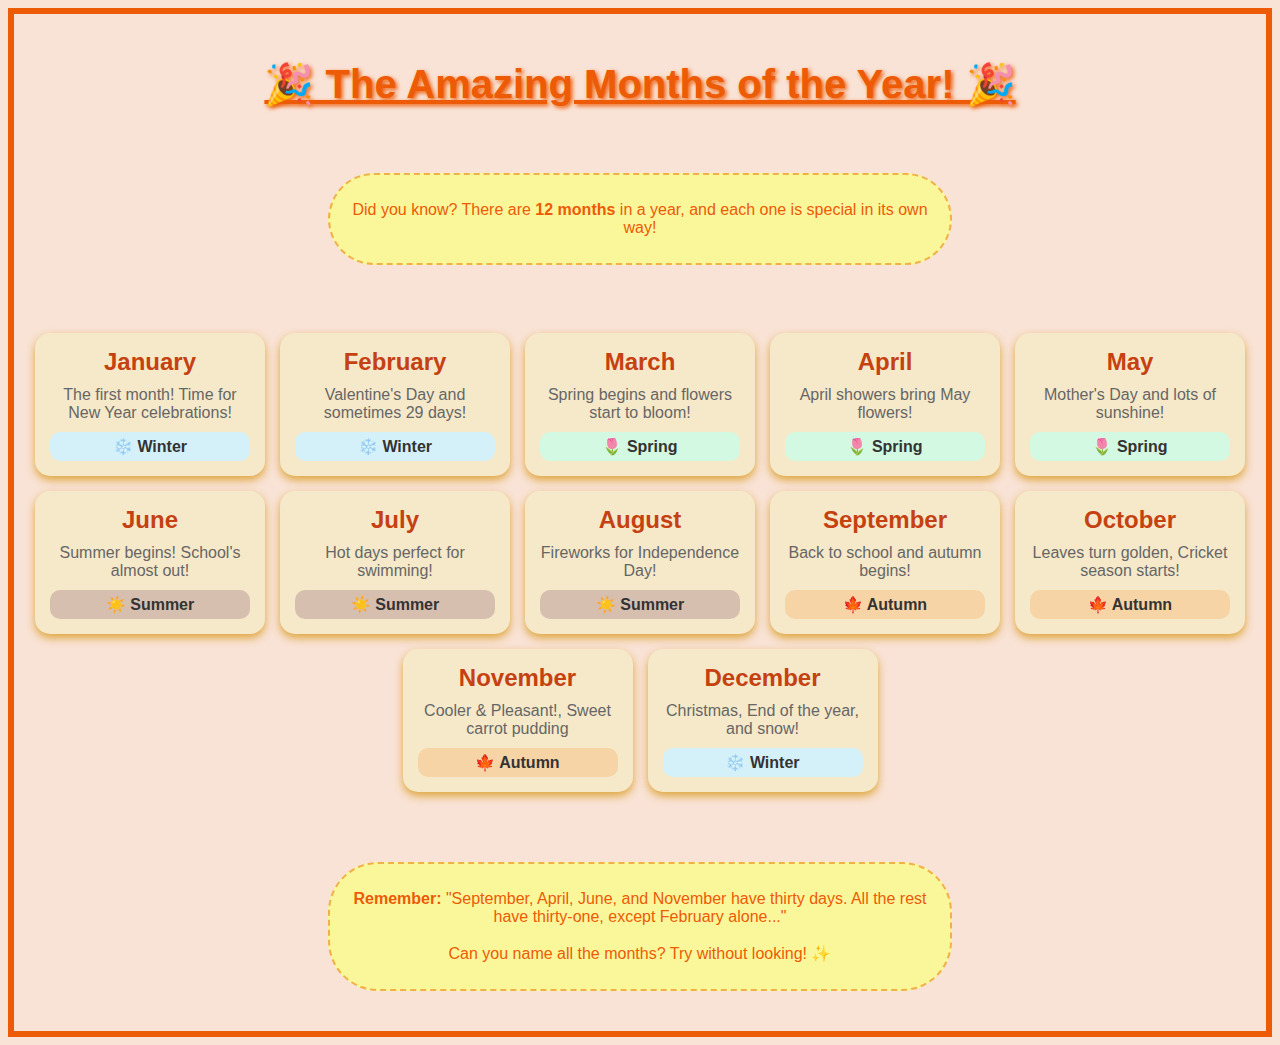
<file: months.html>
<!DOCTYPE html>
<html>
<head>
    <title>Months of the Year - Fun Learning for Kids!</title>
    <style>
        body { border:6px solid  #ed5b06;
            font-family: 'Comic Sans MS', cursive, sans-serif;
            background-color: #f9e3d6;
            color: #333;
            text-align: center;
            padding: 20px;
        }
        
        h1 {
            color:#ed5b06;
            text-shadow: 2px 2px 4px #ed5b06;
            font-size: 2.5em;
            text-decoration: underline;
            /* position: relative; */
        }
     
        
        .month-container {
            display: flex;
            flex-wrap: wrap;
            justify-content: center;
            gap: 15px;
            margin: 30px 0;
        }
        
        .month-card {
            background-color: rgb(246, 233, 201);
            border-radius: 15px;
            padding: 15px;
            width: 200px;
            box-shadow: 0 4px 8px rgba(220, 158, 42, 0.9);
            transition: transform 0.3s;
        }
        
        .month-card:hover {
            transform: scale(1.05);
        }
        
        .month-name {
            font-weight: bold;
            font-size: 1.5em;
            color: #c54111;
            margin-bottom: 10px;
        }
        
        .month-fact {
            font-size: 1em;
            color: #666;
        }
        
        .season {
            margin-top: 10px;
            padding: 5px;
            border-radius: 10px;
            font-weight: bold;
        }
        
        .winter { background-color: #d4f1f9; }
        .spring { background-color: #d4f9e2; }
        .summer { background-color: #d7bfb0; }
        .autumn { background-color: #f7d4a6; }
        
        .footer {
            margin-top: 70px;
            font-family:'Segoe UI', Tahoma, Geneva, Verdana, sans-serif;
            color: rgb(116, 99, 215);
            border-radius: 20px;
            
        }
        
        .fun-fact {
            font-family:'Segoe UI', Tahoma, Geneva, Verdana, sans-serif;
            color: #ed5b06;
            
            background-color:  #faf79b;
            padding: 10px;
            border-radius: 50px;
            margin: 20px auto;
            max-width: 600px;
            border: 2px dashed #f0b246;
        }
    </style>
</head>
<body>
    <h1>🎉 The Amazing Months of the Year! 🎉</h1>
    <br>
    <div class="fun-fact">
        <p>Did you know? There are <strong>12 months</strong> in a year, and each one is special in its own way!</p>
    </div><br>
    
    <div class="month-container">
        <!-- January -->
        <div class="month-card">
            <div class="month-name">January</div>
            <div class="month-fact">The first month! Time for New Year celebrations!</div>
            <div class="season winter">❄️ Winter</div>
        </div>
        
        <!-- February -->
        <div class="month-card">
            <div class="month-name">February</div>
            <div class="month-fact">Valentine's Day and sometimes 29 days!</div>
            <div class="season winter">❄️ Winter</div>
        </div>
        
        <!-- March -->
        <div class="month-card">
            <div class="month-name">March</div>
            <div class="month-fact">Spring begins and flowers start to bloom!</div>
            <div class="season spring">🌷 Spring</div>
        </div>
        
        <!-- April -->
        <div class="month-card">
            <div class="month-name">April</div>
            <div class="month-fact">April showers bring May flowers!</div>
            <div class="season spring">🌷 Spring</div>
        </div>
        
        <!-- May -->
        <div class="month-card">
            <div class="month-name">May</div>
            <div class="month-fact">Mother's Day and lots of sunshine!</div>
            <div class="season spring">🌷 Spring</div>
        </div>
        
        <!-- June -->
        <div class="month-card">
            <div class="month-name">June</div>
            <div class="month-fact">Summer begins! School's almost out!</div>
            <div class="season summer">☀️ Summer</div>
        </div>
        
        <!-- July -->
        <div class="month-card">
            <div class="month-name">July</div>
            <div class="month-fact">Hot days perfect for swimming!</div>
            <div class="season summer">☀️ Summer</div>
        </div>
        
        <!-- August -->
        <div class="month-card">
            <div class="month-name">August</div>
            <div class="month-fact">Fireworks for Independence Day!</div>
            <div class="season summer">☀️ Summer</div>
        </div>
        
        <!-- September -->
        <div class="month-card">
            <div class="month-name">September</div>
            <div class="month-fact">Back to school and autumn begins!</div>
            <div class="season autumn">🍁 Autumn</div>
        </div>
        
        <!-- October -->
        <div class="month-card">
            <div class="month-name">October</div>
            <div class="month-fact">Leaves turn golden, Cricket season starts!</div>
            <div class="season autumn">🍁 Autumn</div>
        </div>
        
        <!-- November -->
        <div class="month-card">
            <div class="month-name">November</div>
            <div class="month-fact">Cooler & Pleasant!, Sweet carrot pudding</div>
            <div class="season autumn">🍁 Autumn</div>
        </div>
        
        <!-- December -->
        <div class="month-card">
            <div class="month-name">December</div>
            <div class="month-fact">Christmas, End of the year, and snow!</div>
            <div class="season winter">❄️ Winter</div>
        </div>
    </div>
    <div class="footer">
    <div class="fun-fact">
        <p><strong>Remember:</strong> "September, April, June, and November have thirty days. All the rest have thirty-one, except February alone..."<br><br>Can you name all the months? Try without looking! ✨</p>
    </div>
    
    
</body>
</html>
</file>
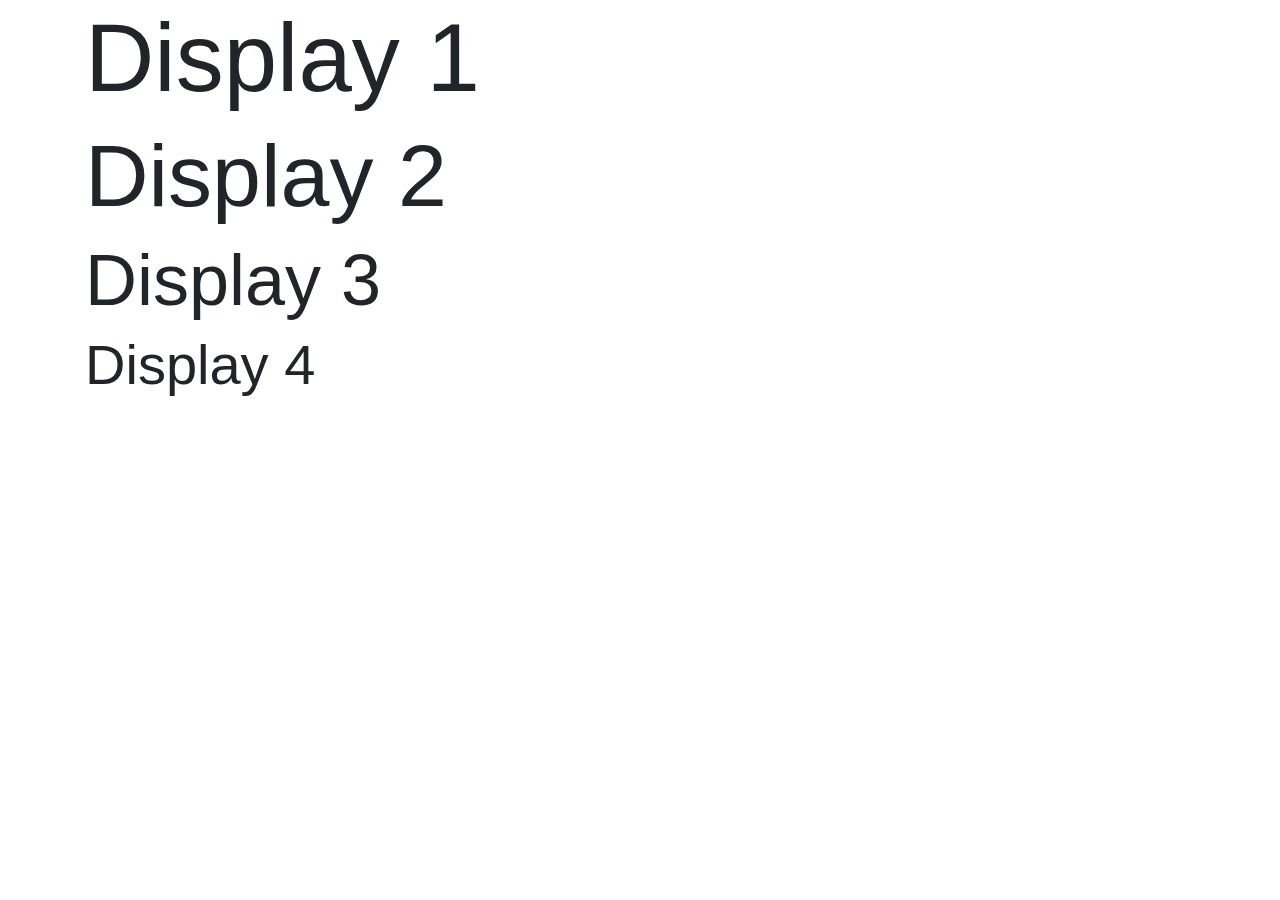
<file: page37.html>
<!DOCTYPE html>
<html lang="en">
<head>
    <meta charset="UTF-8">
    <meta name="viewport" content="width=device-width, initial-scale=1.0">
    <title>Document</title>
    <link href="https://stackpath.bootstrapcdn.com/bootstrap/4.5.2/css/bootstrap.min.css" rel="stylesheet">

</head>
<body>
    <div class="container">
        <h1 class="display-1"> Display 1</h1>
        <h1 class="display-2"> Display 2</h1>
        <h1 class="display-3">Display 3</h1>
        <h1 class="display-4">Display 4</h1>
    </div>
</body>
</html>
</file>
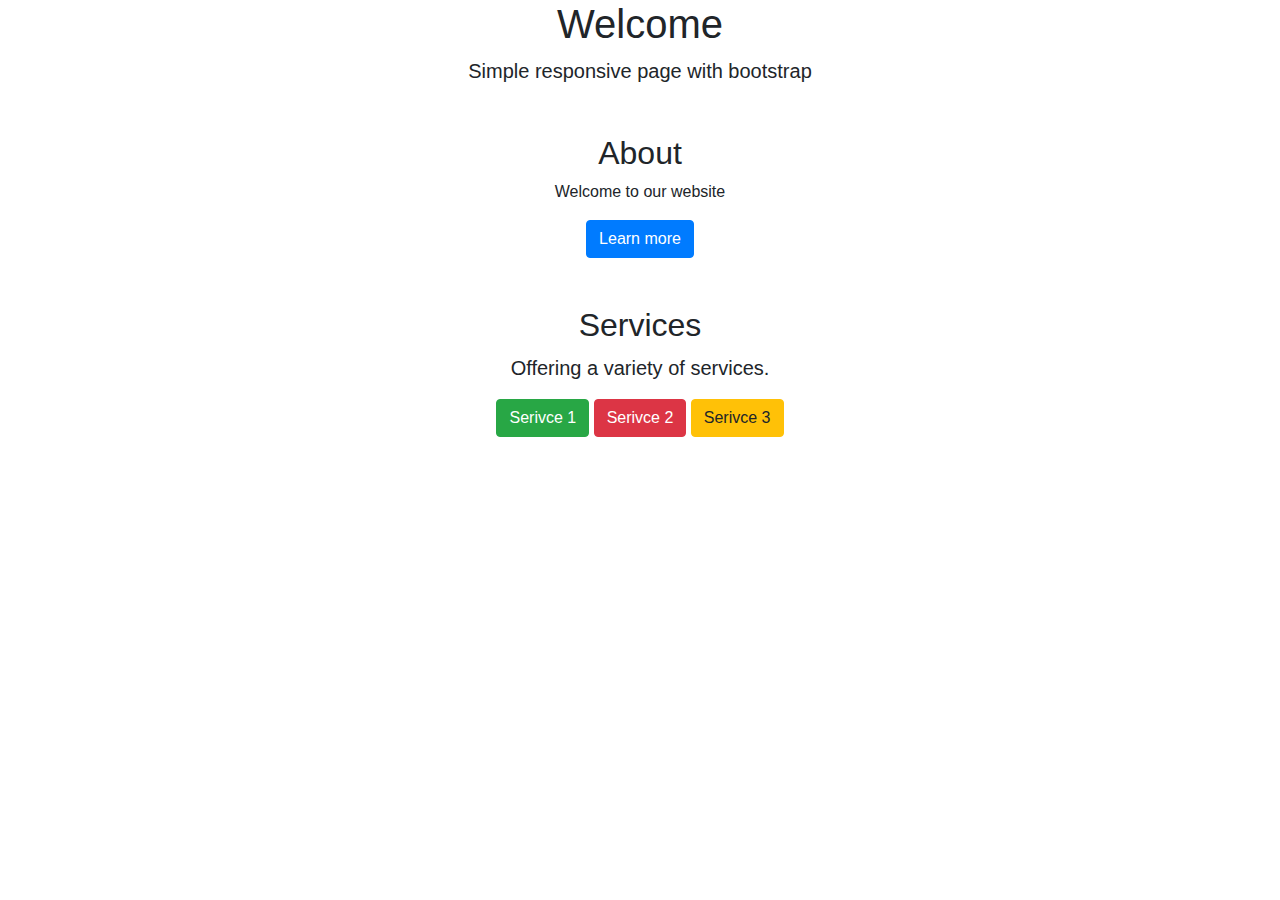
<file: page41.html>
<!DOCTYPE html>
<html lang="en">
<head>
    <meta charset="UTF-8">
    <meta name="viewport" content="width=device-width, initial-scale=1.0">
    <title>Document</title>
    <link href="https://stackpath.bootstrapcdn.com/bootstrap/4.5.2/css/bootstrap.min.css" rel="stylesheet">

</head>
<body>
     <div class="header text-center">
        <h1>Welcome</h1>
        <p class="lead">Simple responsive page with bootstrap</p>
     </div> 
     <div class="text-center mt-5">
        <h2>About</h2>
        <p>Welcome to our website</p>
        <a href="#" class="btn btn-primary">Learn more</a>
    
     </div>        
     <div class="text-center mt-5 services">
        <h2>Services</h2>
        <p class="lead">Offering a variety of services.</p>
        <button class="btn btn-success">Serivce 1</button>
        <button class="btn btn-danger">Serivce 2</button>
        <button class="btn btn-warning">Serivce 3</button>
     </div>                      
</body>
</html>
</file>
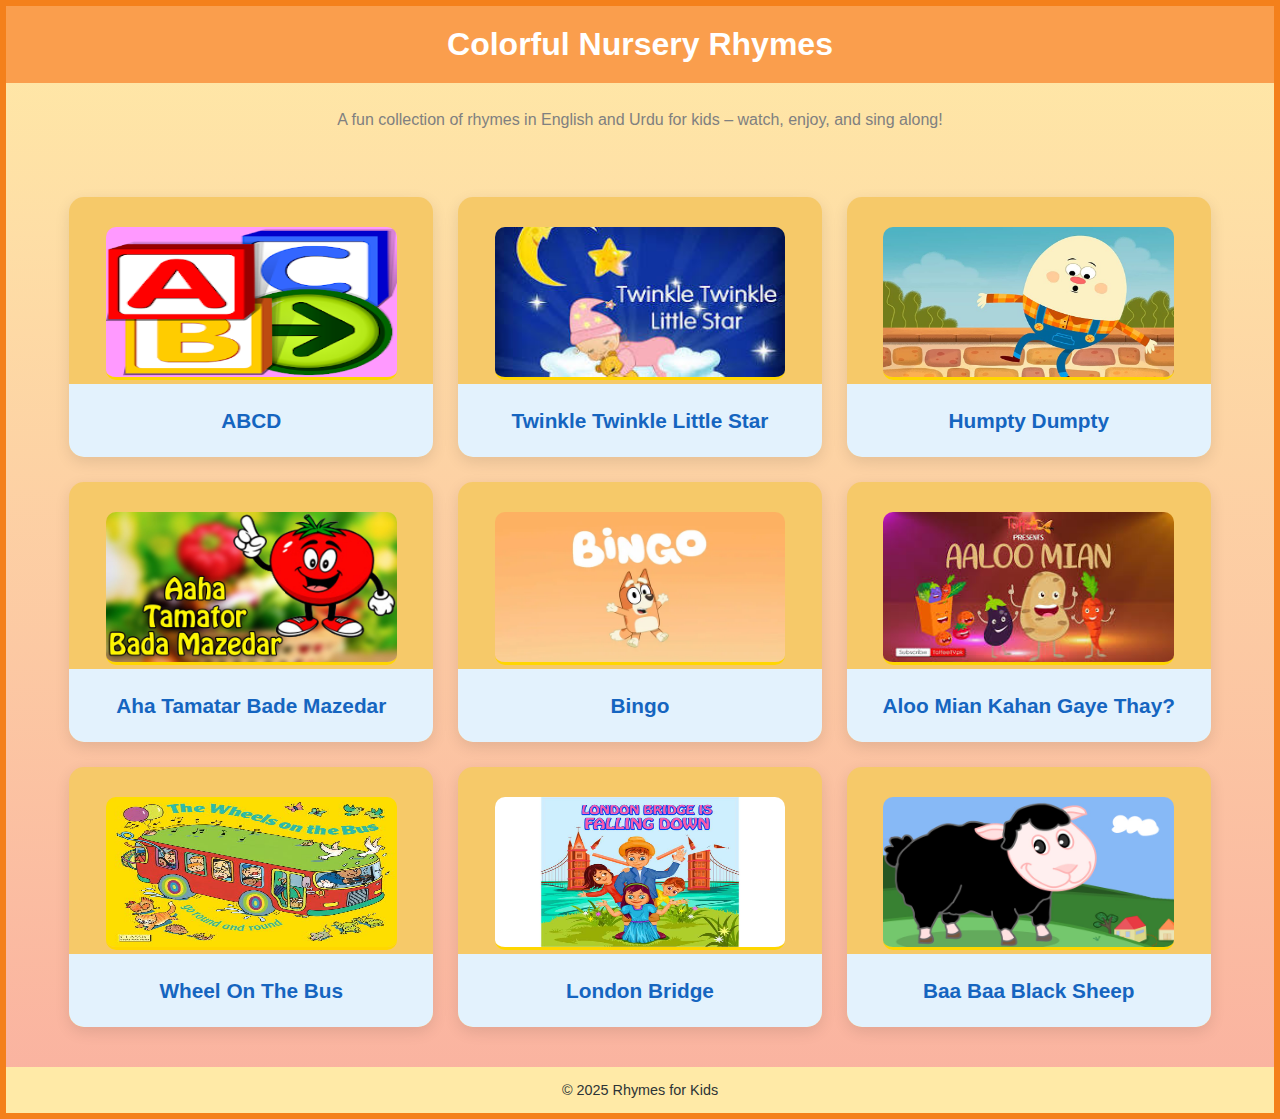
<file: rhymes.html>
<!DOCTYPE html>
<html lang="en">
<head>
  <meta charset="UTF-8" />
  <meta name="viewport" content="width=device-width, initial-scale=1.0" />
  <title>Colorful Nursery Rhymes</title>
  <style>
    body {
      border: 6px solid #f4801b;
      margin: 0;
      font-family: 'Segoe UI', sans-serif;
      background: linear-gradient(to bottom, #ffeaa7, #fab1a0);
    }

    header {
      background-color:#fa9e4d;
      color: white;
      text-align: center;
      padding: 20px;
      font-size: 2rem;
      font-weight: bold;
    }

    .intro {
      text-align: center;
      color: grey;
      font-size: 1rem;
      padding: 10px 20px;
      max-width: 700px;
      margin: auto;
    }

    .rhyme-grid {
      display: grid;
    grid-template-columns: repeat(auto-fit, minmax(300px, 1fr));
    gap: 25px;
    padding: 0 5%;
    margin-bottom: 40px;
    margin-top: 40px;
    
    }

    .rhyme-box {
      height: 260px;
      
      background: rgb(246, 201, 105);
    border-radius: 15px;
    overflow: hidden;
    box-shadow: 0 5px 15px rgba(0,0,0,0.1);
    transition: transform 0.3s ease;
    text-align: center;
    }

    .rhyme-box:hover {
      transform: translateY(-10px);
    box-shadow: 0 10px 20px rgba(0,0,0,5);
    }

    .rhyme-box img {
      margin-top: 30px;
      border-radius: 10px;;
      width: 80%;
    height: 150px;
    object-fit: fill;
    border-bottom: 3px solid #FFD600;
    }

    .rhyme-title {
      padding: 25px;
    font-size: 1.3rem;
    font-weight: bold;
    color: #1565C0;
    background: #E3F2FD;
    }

    footer {
      text-align: center;
      padding: 15px;
      font-size: 0.9rem;
      background-color: #ffeaa7;
      color: #2d3436;
    }
    a{
      text-decoration: none;
      display:block;
    }

    @media screen and (max-width: 600px) {
      .rhyme-grid {
        grid-template-columns: 1fr;
      }
    }
  </style>

</head>
<body>

  <header>Colorful Nursery Rhymes</header>
<br>
  <div class="intro">
    A fun collection of rhymes in English and Urdu for kids – watch, enjoy, and sing along!
  </div>
<br>
  <div class="rhyme-grid">
     <div class="rhyme-box">
      <a href="https://youtu.be/71h8MZshGSs?si=lgBGbRc7VT7h2Rgg" target="_blank">
        <img src="abc.png" alt="abcs" />
        <div class="rhyme-title">ABCD</div>
      </a>
    </div>
    <div class="rhyme-box">
      <a href="https://www.youtube.com/watch?v=yCjJyiqpAuU" target="_blank">
        <img src="TWINKLE.jpeg" alt="Twinkle Twinkle" />
        <div class="rhyme-title">Twinkle Twinkle Little Star</div>
      </a>
    </div>
    <div class="rhyme-box">
      <a href="https://www.youtube.com/watch?v=nrv495corBc" target="_blank">
        <img src="thehumpty.jpg" alt="Humpty Dumpty" />
        <div class="rhyme-title">Humpty Dumpty</div>
      </a>
    </div>
    <div class="rhyme-box">
      <a href="https://youtu.be/6rRRAVSilss?si=6JRnv2o8TaijBDt1" target="_blank">
        <img src="the tamatar.jpg" alt="Ahat Tamatar" />
        <div class="rhyme-title">Aha Tamatar Bade Mazedar</div>
      </a>
    </div>
    <div class="rhyme-box">
      <a href="https://youtu.be/9mmF8zOlh_g?si=TwzehFBej7TAyZsz" target="_blank">
        <img src="bingo.png" alt="bingo" />
        <div class="rhyme-title">Bingo</div>
      </a>
    </div>
    
    <div class="rhyme-box">
      <a href="https://youtu.be/9bQqTgCNmmI?si=jCxFEILJRxmAsUka" target="_blank">
        <img src="ALOO.jpeg" alt="Aloo Mian" />
        <div class="rhyme-title">Aloo Mian Kahan Gaye Thay?</div>
      </a>
    </div>

    <div class="rhyme-box">
      <a href="https://youtu.be/e_04ZrNroTo?si=E0uBfGOiTY2p8XJl" target="_blank">
        <img src="wheelonthebus.jpg"  alt="wheel on the bus"/>
        <div class="rhyme-title">Wheel On The Bus</div>
      </a>
    </div>
   
    <div class="rhyme-box">
      <a href="https://youtu.be/0-Y7Qi3fMs0?si=mvqtI-MSngh1AG_8" target="_blank">
        <img src="londonbridge.jpg" alt="londonbridge" />
        <div class="rhyme-title">London Bridge</div>
      </a>
    </div>
    <div class="rhyme-box ">
      <a href="https://youtu.be/MR5XSOdjKMA?si=HIyXkI5YQWAftOHa" target="_blank">
        <img src="babablack.jpg" alt="baba black sheep" />
        <div class="rhyme-title">Baa Baa Black Sheep</div>
      </a>
    </div>
  </div>

  <footer>&copy; 2025 Rhymes for Kids</footer>

</body>
</html>
</file>
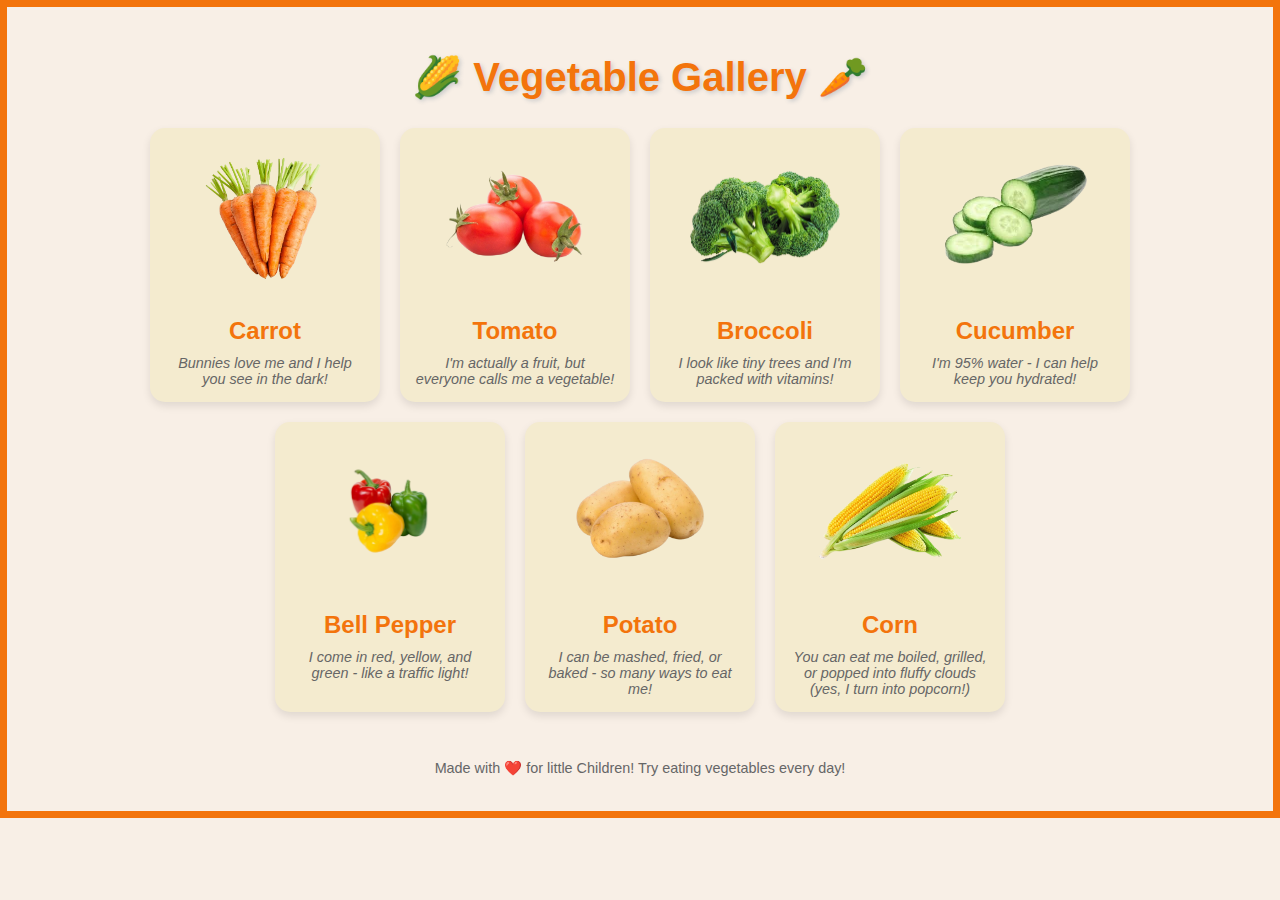
<file: weg.html>
<!DOCTYPE html>
<html lang="en">
<head>
    <meta charset="UTF-8">
    <meta name="viewport" content="width=device-width, initial-scale=1.0">
    <title>Veggie Friends - Learn About Vegetables</title>
    <style>
        body {border:7px solid #f3740c;
            font-family: 'Comic Sans MS', cursive, sans-serif;
            background-color: #f8efe6;
            margin: 0;
            padding: 20px;
            text-align: center;
        }
        
        h1 {
            color: #f3740c;
            text-shadow: 2px 2px 4px #ccc;
            font-size: 2.5em;
        }
        
        .container {
            display: flex;
            flex-wrap: wrap;
            justify-content: center;
            gap: 20px;
            max-width: 1000px;
            margin: 0 auto;
        }
        
        .vegetable-card {
            background-color: rgb(244, 235, 207);
            border-radius: 15px;
            padding: 15px;
            width: 200px;
            box-shadow: 0 4px 8px rgba(0,0,0,0.1);
            transition: transform 0.3s;
        }
        
        .vegetable-card:hover {
            transform: scale(1.05);
        }
        
        .vegetable-img {
            width: 150px;
            height: 150px;
            /* border-radius: 30px; */
            object-fit: contain;
            margin-bottom: 10px;
        }
        
        .vegetable-name {
            font-size: 1.5em;
            color: #f3740c;
            font-weight: bold;
            margin: 10px 0;
        }
        
        .fun-fact {
            font-size: 0.9em;
            color: #666;
            font-style: italic;
        }
        
        footer {
            margin-top: 30px;
            color: #666;
            font-size: 0.9em;
        }
    </style>
</head>
<body>
    <h1>🌽 Vegetable Gallery 🥕</h1>
    
    <div class="container">
        <!-- Carrot -->
        <div class="vegetable-card">
            <img src="carrot-removebg-preview.png" alt="Carrot" class="vegetable-img">
            <div class="vegetable-name">Carrot</div>
            <div class="fun-fact">Bunnies love me and I help you see in the dark!</div>
        </div>
        
        <!-- Tomato -->
        <div class="vegetable-card">
            <img src="tomatoo-removebg-preview.png" alt="Tomato" class="vegetable-img">
            <div class="vegetable-name">Tomato</div>
            <div class="fun-fact">I'm actually a fruit, but everyone calls me a vegetable!</div>
        </div>
        
        <!-- Broccoli -->
        <div class="vegetable-card">
            <img src="borrocoli-removebg-preview.png" alt="Broccoli" class="vegetable-img">
            <div class="vegetable-name">Broccoli</div>
            <div class="fun-fact">I look like tiny trees and I'm packed with vitamins!</div>
        </div>
        
        <!-- Cucumber -->
        <div class="vegetable-card">
            <img src="cucumber-removebg-preview.png" alt="Cucumber" class="vegetable-img">
            <div class="vegetable-name">Cucumber</div>
            <div class="fun-fact">I'm 95% water - I can help keep you hydrated!</div>
        </div>
        
        <!-- Bell Pepper -->
        <div class="vegetable-card">
            <img src="Bell-Pepper-removebg-preview (1).png" alt="Bell Pepper" class="vegetable-img">
            <div class="vegetable-name">Bell Pepper</div>
            <div class="fun-fact">I come in red, yellow, and green - like a traffic light!</div>
        </div>
        
        <!-- Potato -->
        <div class="vegetable-card">
            <img src="potato-removebg-preview.png" alt="Potato" class="vegetable-img">
            <div class="vegetable-name">Potato</div>
            <div class="fun-fact">I can be mashed, fried, or baked - so many ways to eat me!</div>
        </div>
        <div class="vegetable-card">
            <img src="corn-removebg-preview.png" alt="Corn" class="vegetable-img">
            <div class="vegetable-name">Corn</div>
            <div class="fun-fact">You can eat me boiled, grilled, or popped into fluffy clouds (yes, I turn into popcorn!)</div>
        </div>
    </div>
    <br>
    <footer>
        <p>Made with ❤️ for little Children! Try eating vegetables every day!</p>
    </footer>
</body>
</html>
</file>
<file: main.css>
H2{font-family: "Comic Sans MS", cursive;
    text-align: center;
    
}
.fas{
font-size:xx-large;
content:"";

}
.bulb-color-change {
    color: #FF5733;
    font-size: rem;
    transition: color 0.5s ease;
  }
  .bulb-color-change:hover {
    color: #9C27B0;
  }

.btn{border: 2px solid black;box-shadow: 0 5px 15px rgba(182, 33, 232, 0.72);
    width:250px;
    padding:10px;
    border-radius: 8px;
    margin:20px
}
.lead{
    color: grey;
    font-size: 1rem;
    text-align: center;
}
.btn2,.btn3,.btn4,.btn5 {
    border: 2px solid black;box-shadow: 0 5px 15px rgba(182, 33, 232, 0.72);
    width:250px;
    padding:10px;
    border-radius: 8px;
    margin:20px;
    text-align: center;
    display: inline-block
}
.btn2,.btn3,.btn4{
   
    padding:15px;
}
.btn2{
    background-color: blueviolet;
}
.auth-buttons {
    order: 2; /* Ensures buttons stay on top in mobile view */
    margin-left: auto !important;
}
.btn3{
   
    background-color: rgb(233, 41, 160);

}
.btn4{ 
    background-color: rgb(222, 219, 29);
}
.btn5{
    background-color: orangered;
}
.btn:hover{
background-color: rgb(179, 5, 5);
}

.header-logo {
        margin-right: auto; /* Pushes everything else right */
        display: flex;
        align-items: center;
       
    
        transition: transform 0.3s ease;
height:300px;

}

    
    footer{
        width:100%;
        
        background: #FF9E00; /* Vibrant orange */
        border-top: 5px solid #FF6D00;
              
    
       
    }

    .bulb-color-change {
        text-shadow: 0 0 10px rgba(216, 198, 90, 0.5);
        color: #FF5733;
        font-size: 5rem;
        transition: color 0.5s ease;
      }
      .bulb-color-change:hover {
        color: #9C27B0;
      }


    header span {
        font-size: 24px;
        font-weight: bold;
        margin-left: 20px;
    }
    
    @media (max-width: 768px) {
        header {
            flex-direction: column;
        }
        .logo {
            margin-bottom: 15px;
        }
        nav ul {
            flex-wrap: wrap;
            justify-content: center;
        }
    }
    * {
        margin: 0;
        padding: 0;
        box-sizing: border-box;
        font-family: 'Comic Sans MS', cursive, sans-serif;
    }
    
    header {
        display: flex;
        justify-content: space-between;
        align-items: center;
        padding: 5px 5px;
        
  color: white;
  box-shadow: 0 2px 15px rgba(0,0,0,0.1);
  background: #f1a429; /* Vibrant orange */
  border-bottom: 5px solid #FF6D00;
        
    }
    
    .logo img {
        height: 100px;
    }
    
    .site-name {
        font-size: 30px;
        font-weight:bolder;
         color:white;
          text-shadow: 2px 2px 0 rgba(0, 0, 0,5);
         position: relative;
    }
    .site-name::after{
        position: absolute;
        content:"";
        left: 50%; /* Start from center */
        bottom: -15px;
        width: 80px; /* Line width */
        height: 3px;
       background-color: white;/* Same color as text */
          box-shadow: 2px 2px 0 rgba(0, 0, 0, 5);
        transform: translateX(-50%); /* Perfect centering */
        border-radius: 3px;

    }
    nav ul {
        display: flex;
        list-style: none;
        gap: 20px;
    }
    
    nav a {
        text-decoration: none;
        color: whitesmoke;
        font-weight: 500;
        padding: 8px 12px;
        border-radius: 4px;
        transition: all 0.3s;
    }
    
    nav a:hover {
        background-color: #f7c550;
        color: black;
        text-decoration:none;
    }
    
    main {
        padding: 20px 5%;
        max-width: 1200px;
        margin: 0 auto;
        text-align: center;
    }
    h2{position: relative;
        color:#FF6D00;
    }
    
    h1 {
        position: relative; /* Needed for pseudo-element positioning */
    display: inline-block;
        /* color: #0baf84;; */
        color:#FF6D00;
        margin-bottom: 30px;
    }
    h1::after, h2::after {
        content: ""; /* Required for pseudo-elements to appear */
        position: absolute;
        left: 50%; /* Start from center */
        bottom: -15px; /* Position below the text (adjust as needed) */
        width: 80px; /* Line width */
        height: 3px; /* Line thickness */
        background: #FF6D00; /* Same color as text */
        transform: translateX(-50%); /* Perfect centering */
        border-radius: 3px; /* Optional rounded ends */
    }
   
    .btn8:hover{
        background-color: green;
    }
    .activity-card {   
         /* border: 2px solid black;box-shadow: 0 5px 15px rgba(182, 33, 232, 0.72); */

        border:2px solid  #FF6D00;
        background:  #fed187;
        border-radius: 50px;
        padding: 20px;
        box-shadow: 0 5px 15px rgba(234, 113, 8, 0.5);
        transition: transform 0.5s;
        cursor: pointer;
    }
    .activity-grid{
        display:grid;
        grid-template-columns: repeat(auto-fit, minmax(250px, 1fr));
        gap: 30px;
         margin-top: 40px;
         margin-left: 15px;
         margin-right: 15px;
    }
    .activity-card:hover {
        transform: translateY(-10px);
    }
    .activity-img {
        
        width: 100%;
        height: 150px;
        object-fit:contain;
        border-radius: 10px;
        margin-bottom: 9px;
    }
    .activity-title {
        color:#FF5733;
        font-size: 20px;
        margin-bottom: 10px;
        margin-top: 5px;
    }
    .activity-desc {
        color: #666;
        font-size: 15px;
        margin-bottom: 0px;
    }
    @media (max-width: 768px) {
        header {
            flex-direction: column;
        }
        .logo {
            margin-bottom: 15px;
        }
        nav ul {
            flex-wrap: wrap;
            justify-content: center;
        }
    }
    .btn4 a{color:white;
        text-decoration: none;
        
    }
    .btn2 a{color:white;
        text-decoration: none;
        
    }
    .btn3 a{color:white;
        text-decoration: none;
        
    }
    .btn5 a{color:white;
        text-decoration: none;
        
    }
    .btn a{
        color:white;
        text-decoration: none;
    }
    footer {
        background:#f1a429;
        color: black;
        padding:10px;
        font-family: Arial, sans-serif;
        text-align: left;
    }
    
    .footer-content {
        max-width: 1200px;
        margin: 0 auto;
    }
    
    .footer-section {
        margin-bottom: px;
    }
    
    .section-title {
        font-size: 10px;
        font-weight: bold;
        text-decoration: underline;
        margin-bottom: 10px;
    }
    
    .contact-info {
        margin-left: 15px;
    }
    
    .contact-info p {
        margin: 8px 0;
        display: flex;
        align-items: center;
    }
    
    .contact-info i {
        margin-right: 10px;
        width: 20px;
        text-align: center;
    }
    
    .social a {
        color: black;
        font-size: 20px;
        margin-right: 15px;
    }
    
    .copyright {
        margin-top: 30px;
        font-size: 10px;
        opacity: 0.8;
    }
    .bak{
        /* background: linear-gradient(to bottom, #E0F7FA 0%, #B2EBF2 100%);
         */
         /* background: #fff url('subtle-dots.png'); */
         /* background: #E6F4F9; */
         /* background: #f5f5f5; 
          */
          /* /*\ background: #F0F9EB;  */

          background: #F3E5FF;
  background: linear-gradient(to bottom, #fef1f1 10%, #F3E5FF 100%);
    }
    footer p{
        font-size: 10px;
    }
</file>
<file: math.css>
body {border:6px solid rgb(252, 86, 10);
    font-family: 'Inter', sans-serif;
    background-color: #f5c889; /* Changed to off-white from new palette */
    color: #333;
    margin: 0;
    padding: 0;
}
.container {
    max-width: 1200px;
    margin: 0 auto;
    padding: 20px;
}
.section-heading {
    font-size: 3rem; /* Increased font size */
    font-weight: bold;
    color: #f34713;
    text-shadow:0 10px 20px rgba(238, 241, 30, 0.8) ; /* Darker text for headings, can be customized per section */
    margin-bottom: 20px;
    text-align: center;
}
.lesson-content, .quiz-content {
    background-color: #f8d4aa;
    padding: 30px;
    border-radius: 15px;border:2px solid #f67935;
    box-shadow: 0 10px 20px rgba(236, 96, 96, 0.9);
    margin-bottom: 40px;justify-content: center;
}

/* Flashcard styles */
.flashcard {border:4px solid  #f36913;
    /* box-shadow: 0 10px 20px rgba(241, 38, 38, 0.9); */
    background-color: #fdf279; /* Changed to light orange/peach from new palette */
    border-radius: 50px;
    padding: 20px;
    display: flex;
    
    flex-direction: column;
    align-items: center;
    justify-content: center;
    font-size: 1.5rem;
    font-weight: bold;
    color: #4a0404; /* Darker text for contrast */
    box-shadow: 0 4px 8px rgba(0, 0, 0, 0.1);
    transition: transform 0.3s ease-in-out, box-shadow 0.3s ease-in-out;
}
.flashcard:hover {
    transform: translateY(-8px) scale(1.02);
    box-shadow: 0 12px 24px rgba(0, 0, 0, 0.2);
}
.flashcard-number {
    font-size: 3rem;
    margin-bottom: 10px;
    display: flex;
    align-items: center;
    gap: 20px;
    color:rgb(194, 40, 117);
}
.flashcard-number .emojis {
    font-size: 2.5rem;
}
.flashcard-spelling {
    font-size: 1.8rem;
    text-transform: capitalize;
    color:rgb(194, 40, 117);
}

/* Quiz styles */
.quiz-section-heading { /* Specific class for quiz headings */
    font-size: 3rem; /* Increased font size for quiz headings */
    font-weight: bold;
    margin-bottom: 20px;
    color: #f45905; /* Changed to orange from new palette */
    text-align: center; /* Centered quiz headings */
}
.quiz-question {
    font-size: 2rem; /* Increased font size for quiz questions */
    font-weight: 600;
    margin-bottom: 20px;
    text-align: center;
    color: #f0198f; /* Darker text for questions */
}
.quiz-container {
    background-color: #f7c625; /* Changed to lighter orange from new palette */
    padding: 25px;
    border-radius: 12px;
    box-shadow: 0 5px 10px rgba(234, 163, 22, 0.9);
    display: flex;
    flex-direction: column;
    align-items: center;
}
.quiz-input {
    padding: 12px 20px;
    border: 2px solid #ee5e11; /* Orange border for input */
    border-radius: 8px;
    font-size: 1.2rem;
    width: 100%;
    max-width: 300px;
    display: block;
    margin-bottom: 20px;
    text-align: center;
}
.quiz-result {
    font-size: 1.5rem;
    font-weight: bold;
    text-align: center;
    margin-top: 20px;
}
.correct {
    color: #10b95f; /* Green for correct */
}
.incorrect {
    color: #ce3939; /* Red for incorrect */
}

/* Button styles */
.card-button, .quiz-action-button {
    background-color: #f3e95a; /* Changed to orange from new palette */
    color: rgb(248, 87, 7);
    font-size: 20px;
    padding: 20px;
    border-radius: 8px;
    box-shadow: 0 4px 6px rgba(238, 137, 65, 0.9);
    transition: background-color 0.3s ease-in-out, transform 0.3s ease-in-out;
    border: none;
    cursor: pointer;
}
.card-button:hover, .quiz-action-button:hover {
    background-color: #fac6a9; /* Slightly darker orange on hover */
    transform: translateY(-2px);
}
.quiz-action-buttons-container {
    display: flex;
    justify-content: center;
    gap: 1rem;
    margin-top: 1rem;
    width: 100%;
}

/* Table styles */
.multiplication-tables-grid {
    display: grid;
    grid-template-columns: 1fr;
    gap: 32px;
}
.table-card {
    padding: 25px;
    border-radius: 12px;
    box-shadow: 0 5px 10px rgba(0, 0, 0, 0.08);
    text-align: center;
    color: #4a0404; /* Dark text for contrast */
}
/* Specific colors for each table card from new palette */
.table-card:nth-child(1) { background-color: #e8f681; } /* Table of 2 - Orange */
.table-card:nth-child(2) { background-color: #f1cf7b; } /* Table of 3 - Lighter Orange */
.table-card:nth-child(3) { background-color: #f6b986; } /* Table of 4 - Very light orange/peach */
.table-card:nth-child(4) { background-color: #d0c266; } /* Table of 5 - Purple */

.table-heading {
    font-size: 2.5rem; /* Increased font size for table headings */
    font-weight: bold;
    margin-bottom: 16px;
    color: #f85d09; /* Used a vibrant orange for heading */
}
.table-list {
    list-style: none;
    padding: 0;
    margin: 0;
    border:2px solid orange;
}
.table-row {
    padding: 10px 0;
    border-bottom: 1px solid rgba(0, 0, 0, 0.1);
    text-align: center;
}
.table-row:last-child {
    border-bottom: none;
}

/* Top button cards styles */
.top-buttons-section {
    padding-top: 40px;
    padding-bottom: 40px;
}
.main-title {
    font-size: 5rem; /* Increased font size for main title */
    font-weight: 800;
    text-align: center;
    margin-bottom: 48px;
    color: #f94808;text-shadow:0 10px 20px rgba(238, 241, 30, 0.8); 
    font-family: 'Comic Neue', cursive;
}
.grid-container {
    display: grid;
    grid-template-columns: 1fr;
    gap: 32px;
    
}
.topic-card { 
    
    padding:40px;
    border-radius: 16px;
    box-shadow: 0 10px 20px rgba(244, 104, 18, 0.9);
    display: flex;
    flex-direction: column;
    align-items: center;
    justify-content: center;
    color: rgb(194, 40, 117);
    text-align: center;
    min-height: 220px;
    transition: transform 0.3s ease-in-out, box-shadow 0.3s ease-in-out;
}
.topic-card:hover {
    transform: translateY(-8px);
    
}
.topic-card-icon {
    font-size: 4.5rem;
    margin-bottom: 20px;
}
.topic-card-title {
    font-size: 3rem; /* Increased font size for topic card titles */
    font-weight: bold;
    margin-bottom: 25px;
    
}
.topic-card-buttons {
    display: flex;
    justify-content: center;
    gap: 20px;
}

/* New Color Codes Applied to cards */
.counting-card {border: 4px solid #f45905; background-color: #a0ed86; } /* Orange */
.multiplication-card {border: 4px solid #f45905; background-color: #67dab1; } /* Lighter Orange */
.addition-card {border: 4px solid #f45905; background-color: #a0ed86; } /* Pink/Purple */
.subtraction-card {border: 4px solid #f45905; background-color: #67dab1; } /* Purple */

/* Styles for lesson content boxes with new colors */
.addition-lesson-box {
    background-color: #f4fac7; /* Pink/Purple */
    color: #4a0404;
    padding: 24px;
    border-radius: 12px;
    text-align: center;
    font-weight: bold;
    font-size: 1.5rem;
    box-shadow: 0 4px 8px rgba(0, 0, 0, 0.1);
}
.subtraction-lesson-box {
    background-color: #f4fac7; /* Purple */
    color: #4a0404;
    padding: 24px;
    border-radius: 12px;
    text-align: center;
    font-weight: bold;
    font-size: 1.5rem;
    box-shadow: 0 4px 8px rgba(0, 0, 0, 0.1);
}

/* Responsive adjustments */
@media (min-width: 640px) {
    .grid-container, .multiplication-tables-grid {
        grid-template-columns: repeat(2, 1fr);
    }
    .topic-card {
        padding: 25px;
        min-height: 200px;
    }
    .topic-card-icon {
        font-size: 3.5rem;
    }
    .topic-card-title {
        font-size: 2rem;
    }
    .topic-card-buttons {
        gap: 12px;
    }
    .addition-lesson-box, .subtraction-lesson-box {
        font-size: 1.2rem;
    }
    .main-title {
        font-size: 4rem;
    }
    .section-heading {
        font-size: 2.5rem;
    }
    .table-heading {
        font-size: 2rem;
    }
    .topic-card-title {
        font-size: 2.25rem;
    }
    .quiz-section-heading {
        font-size: 2.5rem; /* Adjusted for smaller screens */
    }
    .quiz-question {
        font-size: 1.5rem; /* Adjusted for smaller screens */
    }
}

@media (min-width: 1024px) {
    .grid-container, .multiplication-tables-grid {
        grid-template-columns: repeat(4, 1fr);
    }
}
</file>
